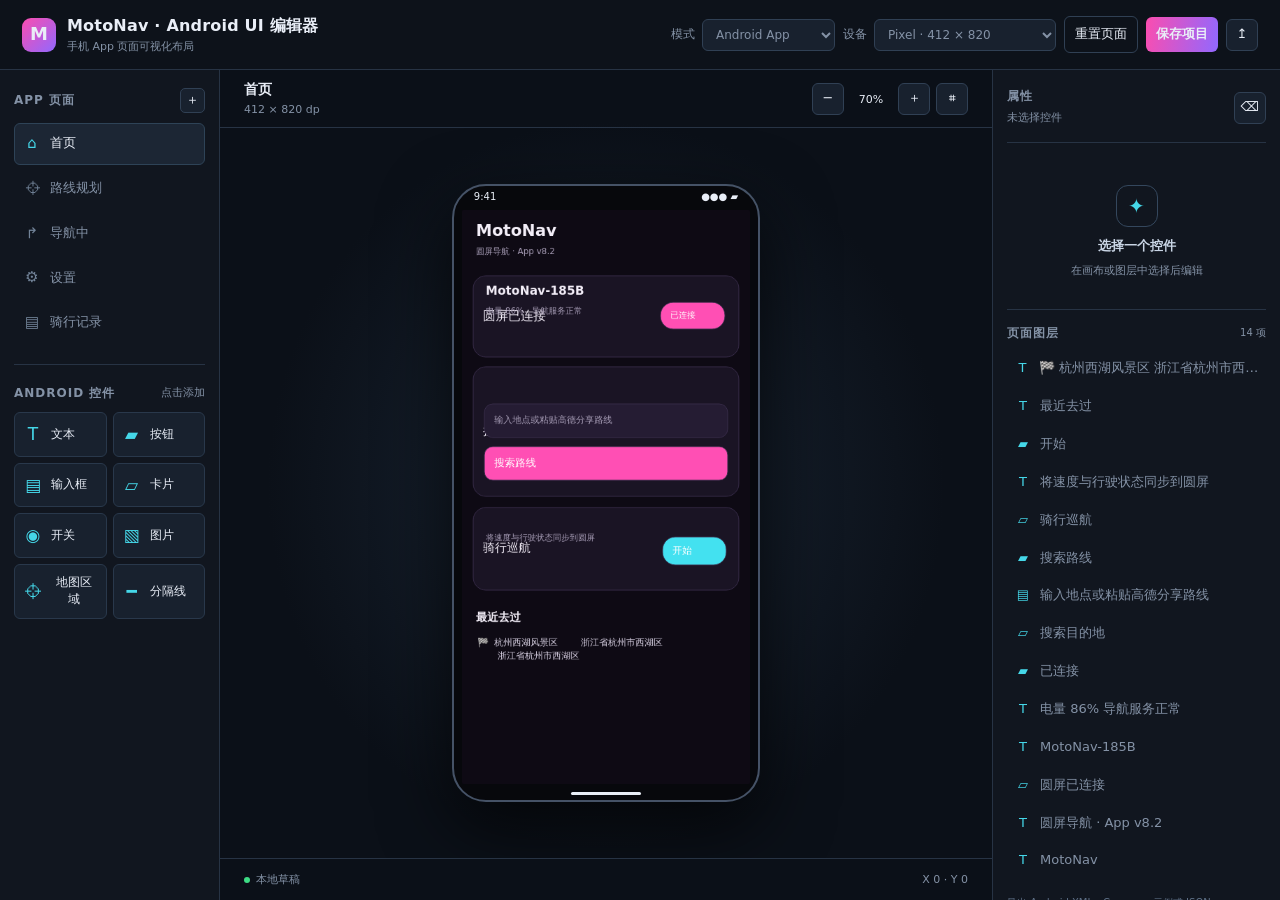
<file: ui-editor/index.html>
<!doctype html>
<html lang="zh-CN"><head><meta charset="utf-8"><meta name="viewport" content="width=device-width,initial-scale=1"><title>MotoNav UI Studio</title><link rel="stylesheet" href="editor.css"></head>
<body>
<header class="topbar"><div class="brand"><div class="brandMark">M</div><div><strong id="brandTitle">MotoNav UI Studio</strong><small id="brandSub">Android 与 ESP32 双模式编辑器</small></div></div><div class="topActions"><label class="selectWrap"><span>模式</span><select id="mode"><option value="android">Android App</option><option value="firmware">ESP32 圆屏</option></select></label><label class="selectWrap"><span id="deviceLabel">设备</span><select id="device"></select></label><button class="ghost" id="resetPage">重置页面</button><button class="primary" id="saveBtn">保存项目</button><button class="iconBtn" id="exportBtn">↥</button></div></header>
<main class="workspace">
<aside class="sidebar leftPanel"><div class="panelTitle"><h2 id="pageHeading">App 页面</h2><button class="tinyBtn" id="addPage">＋</button></div><nav class="pages" id="pages"></nav><div class="divider"></div><div class="panelTitle"><h2 id="controlHeading">Android 控件</h2><span class="muted">点击添加</span></div><div class="toolGrid" id="tools"></div></aside>
<section class="stage"><div class="stageBar"><div><strong id="screenTitle">首页</strong><span id="screenMeta"></span></div><div class="stageTools"><button class="iconBtn" id="zoomOut">−</button><span id="zoomLabel">70%</span><button class="iconBtn" id="zoomIn">＋</button><button class="iconBtn" id="fitBtn">⌗</button></div></div><div class="canvasArea"><div class="phoneFrame" id="deviceFrame"><div class="phoneStatus" id="phoneStatus"><span>9:41</span><span>●●● ▰</span></div><canvas id="canvas"></canvas><div class="phoneNav" id="phoneNav"><i></i></div></div></div><div class="stageFooter"><span><i class="statusDot"></i><span id="statusLabel">本地草稿</span></span><span id="coord">X 0 · Y 0</span></div></section>
<aside class="sidebar rightPanel"><div class="inspectorHead"><div><h2>属性</h2><span id="selectionName">未选择控件</span></div><button class="iconBtn" id="deleteBtn">⌫</button></div><div id="emptyInspector" class="emptyInspector"><div class="emptyIcon">✦</div><strong>选择一个控件</strong><span>在画布或图层中选择后编辑</span></div><form id="form" hidden><div class="layerName"><span id="layerType">文本</span><strong id="layerLabel">控件</strong></div><div class="formSection"><label>位置<div class="two"><input id="fX" type="number"><input id="fY" type="number"></div></label><label>尺寸<div class="two"><input id="fW" type="number"><input id="fH" type="number"></div></label></div><div class="formSection"><label>文字 / 内容<input id="fText"></label><label>颜色<input id="fColor" type="color"></label><label>字号<input id="fSize" type="number"></label><label id="radiusField">圆角<input id="fRadius" type="number"></label><label id="directionField">方向<select id="fDir"><option value="S">S · 直行</option><option value="L">L · 左转</option><option value="R">R · 右转</option><option value="U">U · 掉头</option><option value="A">A · 到达</option></select></label></div><button type="button" class="applyBtn" id="apply">应用更改</button></form><div class="layersHead"><h2>页面图层</h2><span id="layerCount">0 项</span></div><div class="layers" id="layers"></div><div class="exportHint" id="exportHint">导出 Android XML、Compose 示例或 JSON。</div></aside></main>
<dialog id="output"><button class="close iconBtn" id="closeExport">×</button><h2 id="outputTitle">导出布局</h2><div class="dialogTabs" id="exportTabs"></div><textarea id="outText" spellcheck="false"></textarea><button class="primary dialogSave" id="downloadBtn">下载文件</button></dialog><div class="toast" id="toast"></div><script src="android-editor.js"></script><script src="firmware-editor.js"></script>
</body></html>
</file>
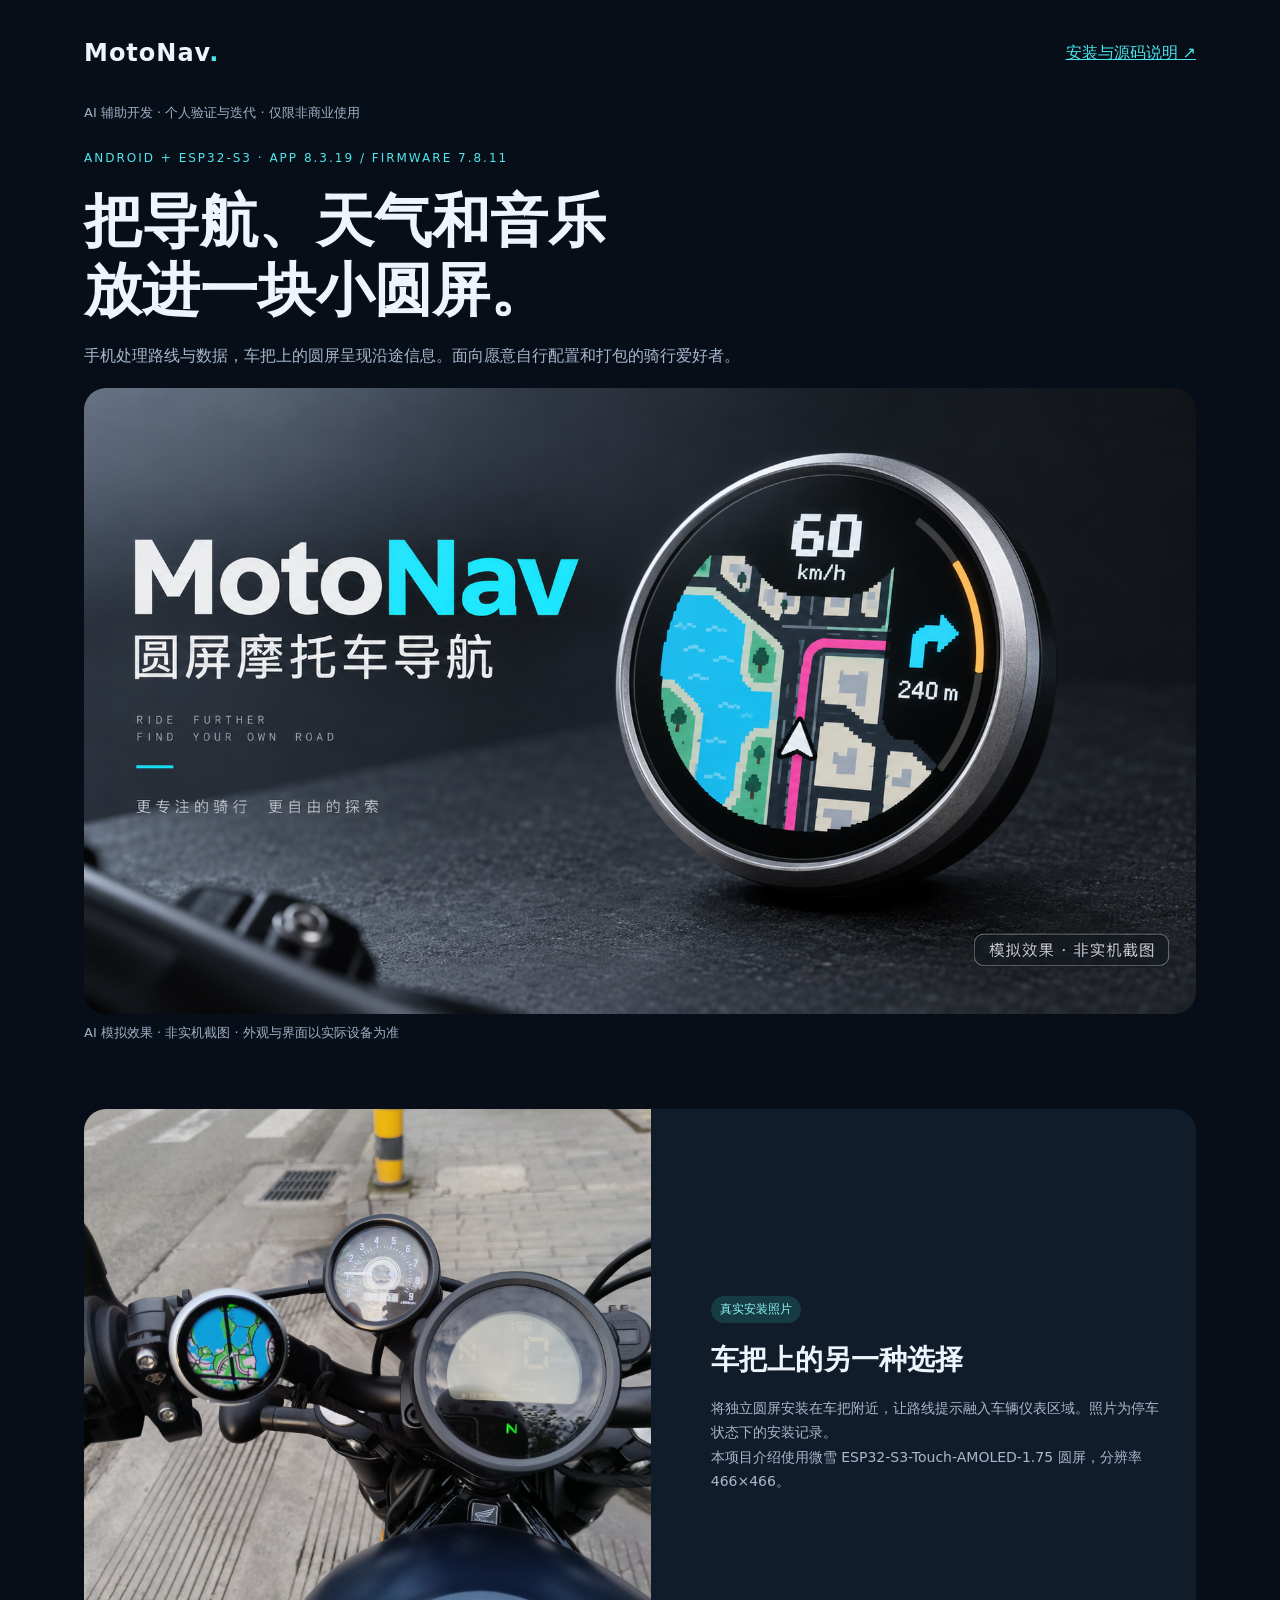
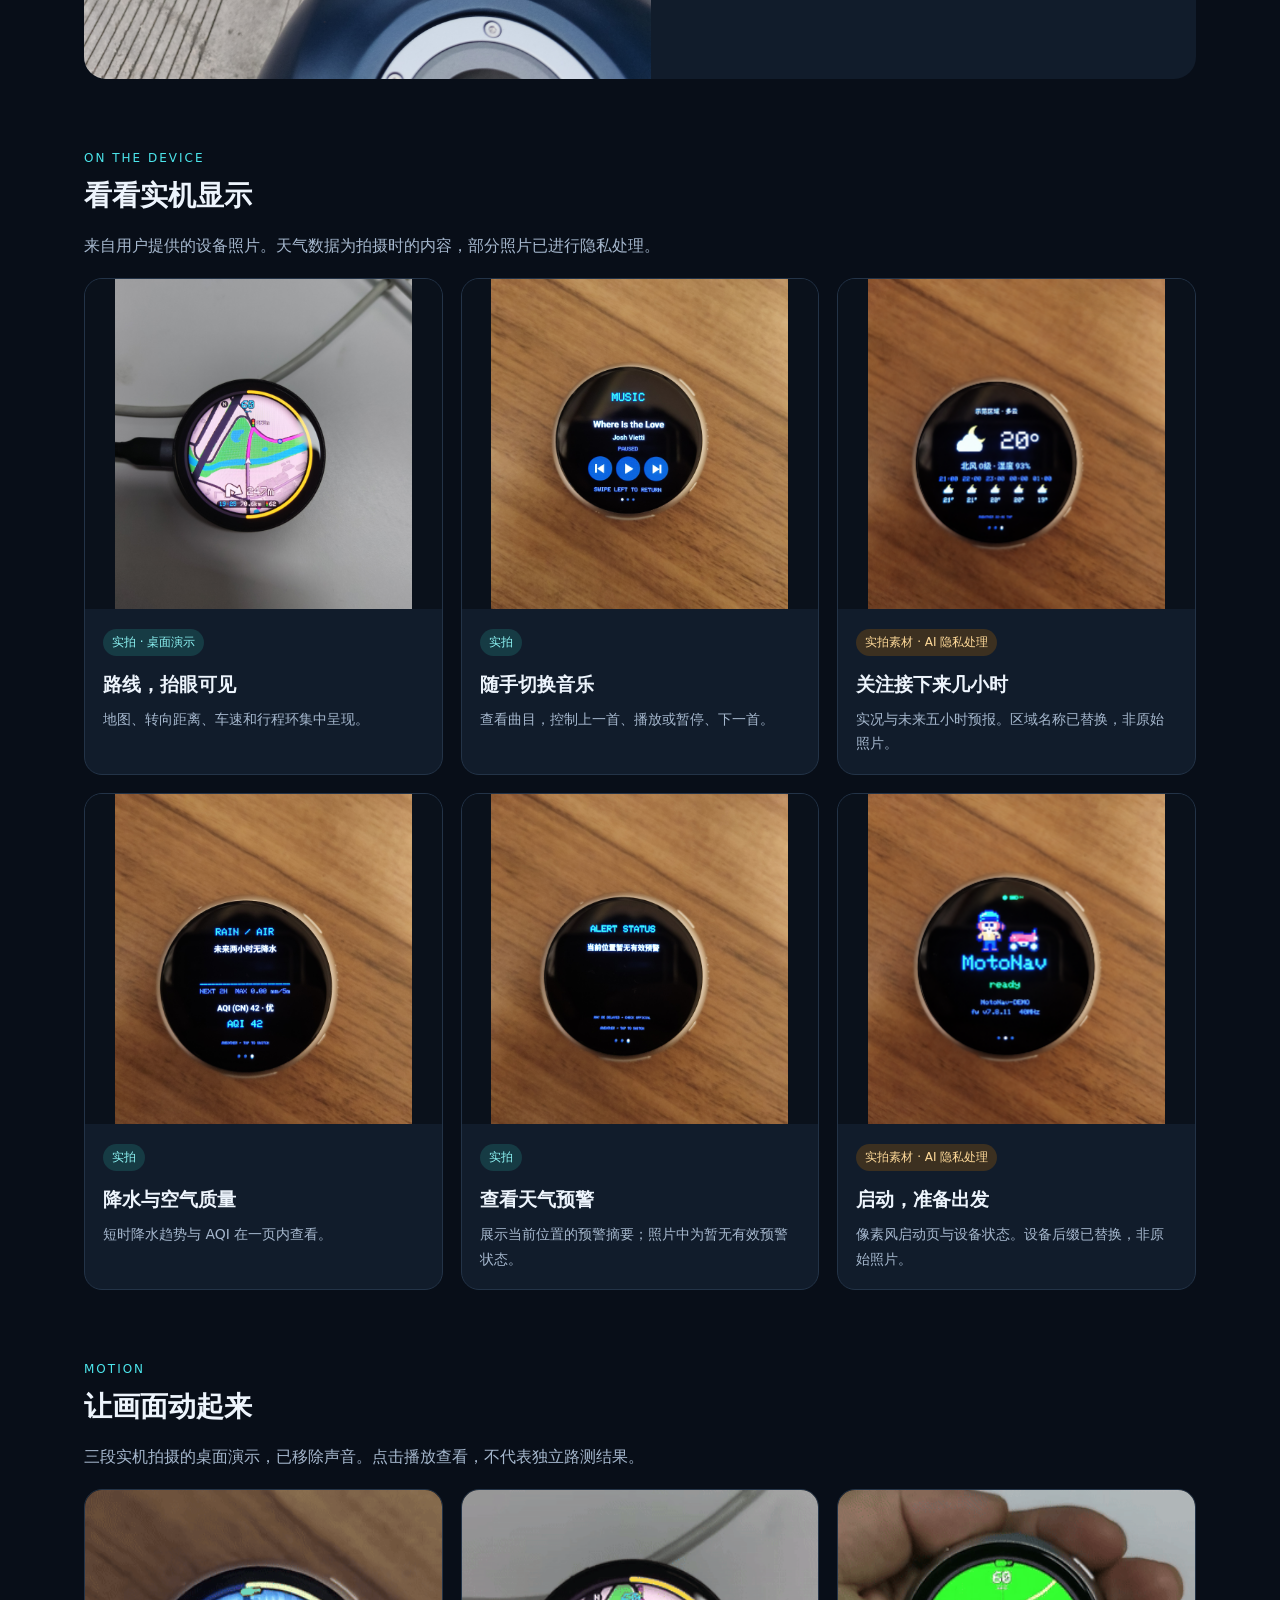
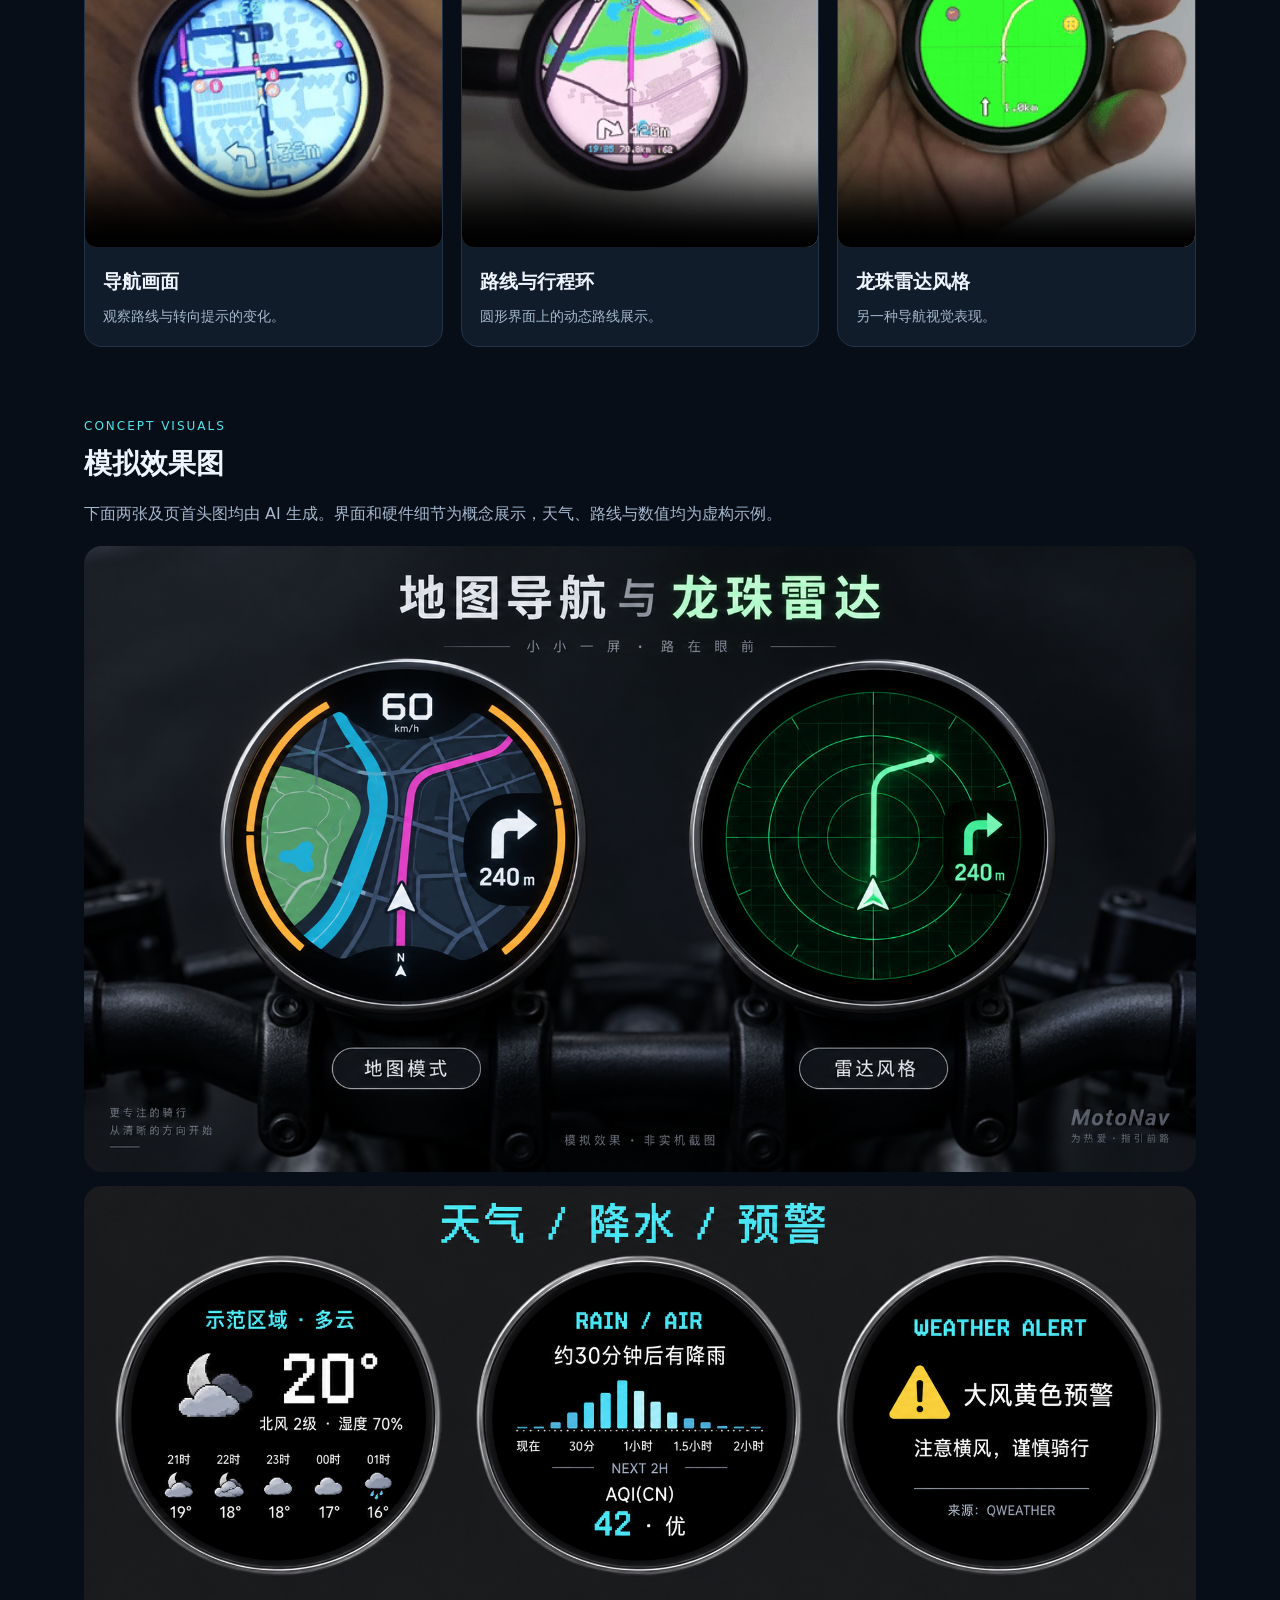
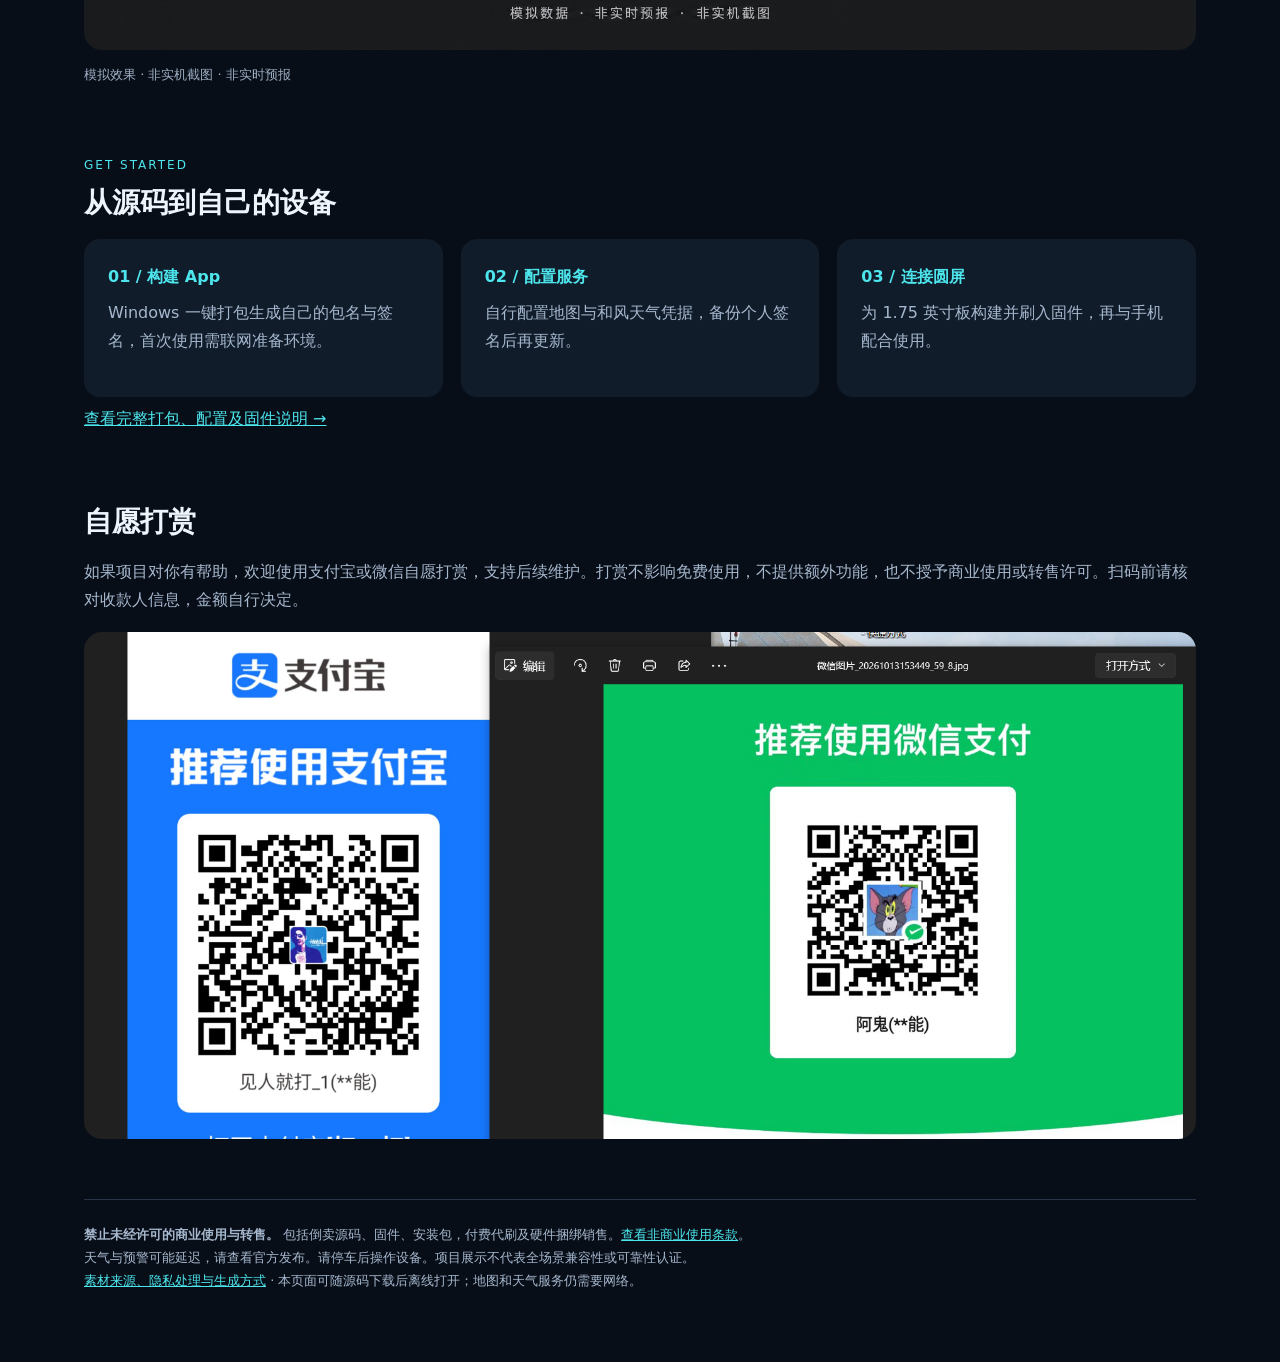
<file: docs/showcase.html>
<!doctype html>
<html lang="zh-CN"><head><meta charset="utf-8"><meta name="viewport" content="width=device-width,initial-scale=1"><title>MotoNav · 圆屏骑行导航</title>
<style>
:root{color-scheme:dark;--bg:#080e18;--card:#111c2b;--text:#edf4fc;--muted:#a6b8ce;--cyan:#4ce6ec}*{box-sizing:border-box}body{margin:0;background:var(--bg);color:var(--text);font:16px/1.75 "Microsoft YaHei",system-ui,sans-serif}main{max-width:1160px;margin:auto;padding:32px 24px 70px}nav{display:flex;justify-content:space-between;align-items:center;margin-bottom:28px}nav b{font-size:24px;letter-spacing:1px}a{color:var(--cyan)}.tag{color:var(--cyan);font-size:12px;letter-spacing:2px;text-transform:uppercase}h1{font-size:clamp(32px,5vw,58px);line-height:1.2;max-width:800px;margin:16px 0}h2{font-size:28px;margin:0 0 12px}p{color:var(--muted);margin:8px 0 18px}.hero{width:100%;border-radius:22px;display:block}.note{font-size:13px;color:#9eafc4}.section{margin-top:64px}.grid{display:grid;grid-template-columns:repeat(3,minmax(0,1fr));gap:18px}.card{background:var(--card);border:1px solid #233347;border-radius:18px;overflow:hidden}.card img{width:100%;height:330px;object-fit:contain;background:#0a111b;display:block}.body{padding:18px}.body h3{margin:0 0 6px;font-size:19px}.body p{font-size:14px;margin:0}.badge{display:inline-block;background:#163b44;color:#8ef5f5;padding:3px 9px;border-radius:20px;font-size:12px;margin-bottom:12px}.edited{background:#3c3020;color:#ffda99}.install{display:grid;grid-template-columns:1.1fr 1fr;align-items:center;gap:30px;background:var(--card);border-radius:22px;overflow:hidden}.install img{width:100%;max-height:570px;object-fit:cover}.install .body{padding:30px}video{width:100%;display:block;background:#000;border-radius:12px}.sim{width:100%;border-radius:18px;margin:14px 0;display:block}.steps{display:grid;grid-template-columns:repeat(3,1fr);gap:18px}.steps div{background:var(--card);padding:24px;border-radius:16px}.steps b{color:var(--cyan)}footer{border-top:1px solid #263348;padding-top:24px;margin-top:60px;color:var(--muted);font-size:13px}@media(max-width:760px){main{padding:20px 16px 45px}.grid,.steps,.install{grid-template-columns:1fr}.card img{height:390px}.section{margin-top:42px}nav{font-size:13px}}
</style></head><body><main>
<nav><b>MotoNav<span style="color:var(--cyan)">.</span></b><a href="../README.md">安装与源码说明 ↗</a></nav>
<p class="note">AI 辅助开发 · 个人验证与迭代 · 仅限非商业使用</p><span class="tag">Android + ESP32-S3 · App 8.3.19 / Firmware 7.8.11</span>
<h1>把导航、天气和音乐<br>放进一块小圆屏。</h1><p>手机处理路线与数据，车把上的圆屏呈现沿途信息。面向愿意自行配置和打包的骑行爱好者。</p>
<img class="hero" src="media/mockups/hero-simulation.png" alt="MotoNav AI 模拟效果"><p class="note">AI 模拟效果 · 非实机截图 · 外观与界面以实际设备为准</p>
<section class="section install"><img src="media/photos/installation.jpg" alt="停车安装实拍"><div class="body"><span class="badge">真实安装照片</span><h2>车把上的另一种选择</h2><p>将独立圆屏安装在车把附近，让路线提示融入车辆仪表区域。照片为停车状态下的安装记录。</p><p>本项目介绍使用微雪 ESP32-S3-Touch-AMOLED-1.75 圆屏，分辨率 466×466。</p></div></section>
<section class="section"><span class="tag">On the device</span><h2>看看实机显示</h2><p>来自用户提供的设备照片。天气数据为拍摄时的内容，部分照片已进行隐私处理。</p><div class="grid">
<article class="card"><img src="media/photos/navigation.jpg" alt="桌面导航"><div class="body"><span class="badge">实拍 · 桌面演示</span><h3>路线，抬眼可见</h3><p>地图、转向距离、车速和行程环集中呈现。</p></div></article>
<article class="card"><img src="media/photos/music.jpg" alt="音乐"><div class="body"><span class="badge">实拍</span><h3>随手切换音乐</h3><p>查看曲目，控制上一首、播放或暂停、下一首。</p></div></article>
<article class="card"><img src="media/photos/weather-privacy-edited.png" alt="天气隐私处理照片"><div class="body"><span class="badge edited">实拍素材 · AI 隐私处理</span><h3>关注接下来几小时</h3><p>实况与未来五小时预报。区域名称已替换，非原始照片。</p></div></article>
<article class="card"><img src="media/photos/rain-air.jpg" alt="降水空气"><div class="body"><span class="badge">实拍</span><h3>降水与空气质量</h3><p>短时降水趋势与 AQI 在一页内查看。</p></div></article>
<article class="card"><img src="media/photos/alerts.jpg" alt="预警状态"><div class="body"><span class="badge">实拍</span><h3>查看天气预警</h3><p>展示当前位置的预警摘要；照片中为暂无有效预警状态。</p></div></article>
<article class="card"><img src="media/photos/ready-privacy-edited.png" alt="开机就绪隐私处理照片"><div class="body"><span class="badge edited">实拍素材 · AI 隐私处理</span><h3>启动，准备出发</h3><p>像素风启动页与设备状态。设备后缀已替换，非原始照片。</p></div></article>
</div></section>
<section class="section"><span class="tag">Motion</span><h2>让画面动起来</h2><p>三段实机拍摄的桌面演示，已移除声音。点击播放查看，不代表独立路测结果。</p><div class="grid">
<article class="card"><video controls muted playsinline preload="metadata" poster="media/videos/navigation-demo.gif" src="media/videos/navigation-demo.mp4"></video><div class="body"><h3>导航画面</h3><p>观察路线与转向提示的变化。</p></div></article>
<article class="card"><video controls muted playsinline preload="metadata" poster="media/videos/route-progress-demo.gif" src="media/videos/route-progress-demo.mp4"></video><div class="body"><h3>路线与行程环</h3><p>圆形界面上的动态路线展示。</p></div></article>
<article class="card"><video controls muted playsinline preload="metadata" poster="media/videos/radar-demo.gif" src="media/videos/radar-demo.mp4"></video><div class="body"><h3>龙珠雷达风格</h3><p>另一种导航视觉表现。</p></div></article>
</div></section>
<section class="section"><span class="tag">Concept visuals</span><h2>模拟效果图</h2><p>下面两张及页首头图均由 AI 生成。界面和硬件细节为概念展示，天气、路线与数值均为虚构示例。</p><img class="sim" src="media/mockups/navigation-simulation.png" alt="导航风格模拟"><img class="sim" src="media/mockups/weather-simulation.png" alt="天气页面模拟"><p class="note">模拟效果 · 非实机截图 · 非实时预报</p></section>
<section class="section"><span class="tag">Get started</span><h2>从源码到自己的设备</h2><div class="steps"><div><b>01 / 构建 App</b><p>Windows 一键打包生成自己的包名与签名，首次使用需联网准备环境。</p></div><div><b>02 / 配置服务</b><p>自行配置地图与和风天气凭据，备份个人签名后再更新。</p></div><div><b>03 / 连接圆屏</b><p>为 1.75 英寸板构建并刷入固件，再与手机配合使用。</p></div></div><p><a href="../README.md">查看完整打包、配置及固件说明 →</a></p></section>
<section class="section"><h2>自愿打赏</h2><p>如果项目对你有帮助，欢迎使用支付宝或微信自愿打赏，支持后续维护。打赏不影响免费使用，不提供额外功能，也不授予商业使用或转售许可。扫码前请核对收款人信息，金额自行决定。</p><img class="sim" src="media/support/donate.png" alt="支付宝与微信自愿打赏收款码"></section><footer><strong>禁止未经许可的商业使用与转售。</strong> 包括倒卖源码、固件、安装包，付费代刷及硬件捆绑销售。<a href="../LICENSE.md">查看非商业使用条款</a>。<br>天气与预警可能延迟，请查看官方发布。请停车后操作设备。项目展示不代表全场景兼容性或可靠性认证。<br><a href="MEDIA.md">素材来源、隐私处理与生成方式</a> · 本页面可随源码下载后离线打开；地图和天气服务仍需要网络。</footer>
</main></body></html>
</file>
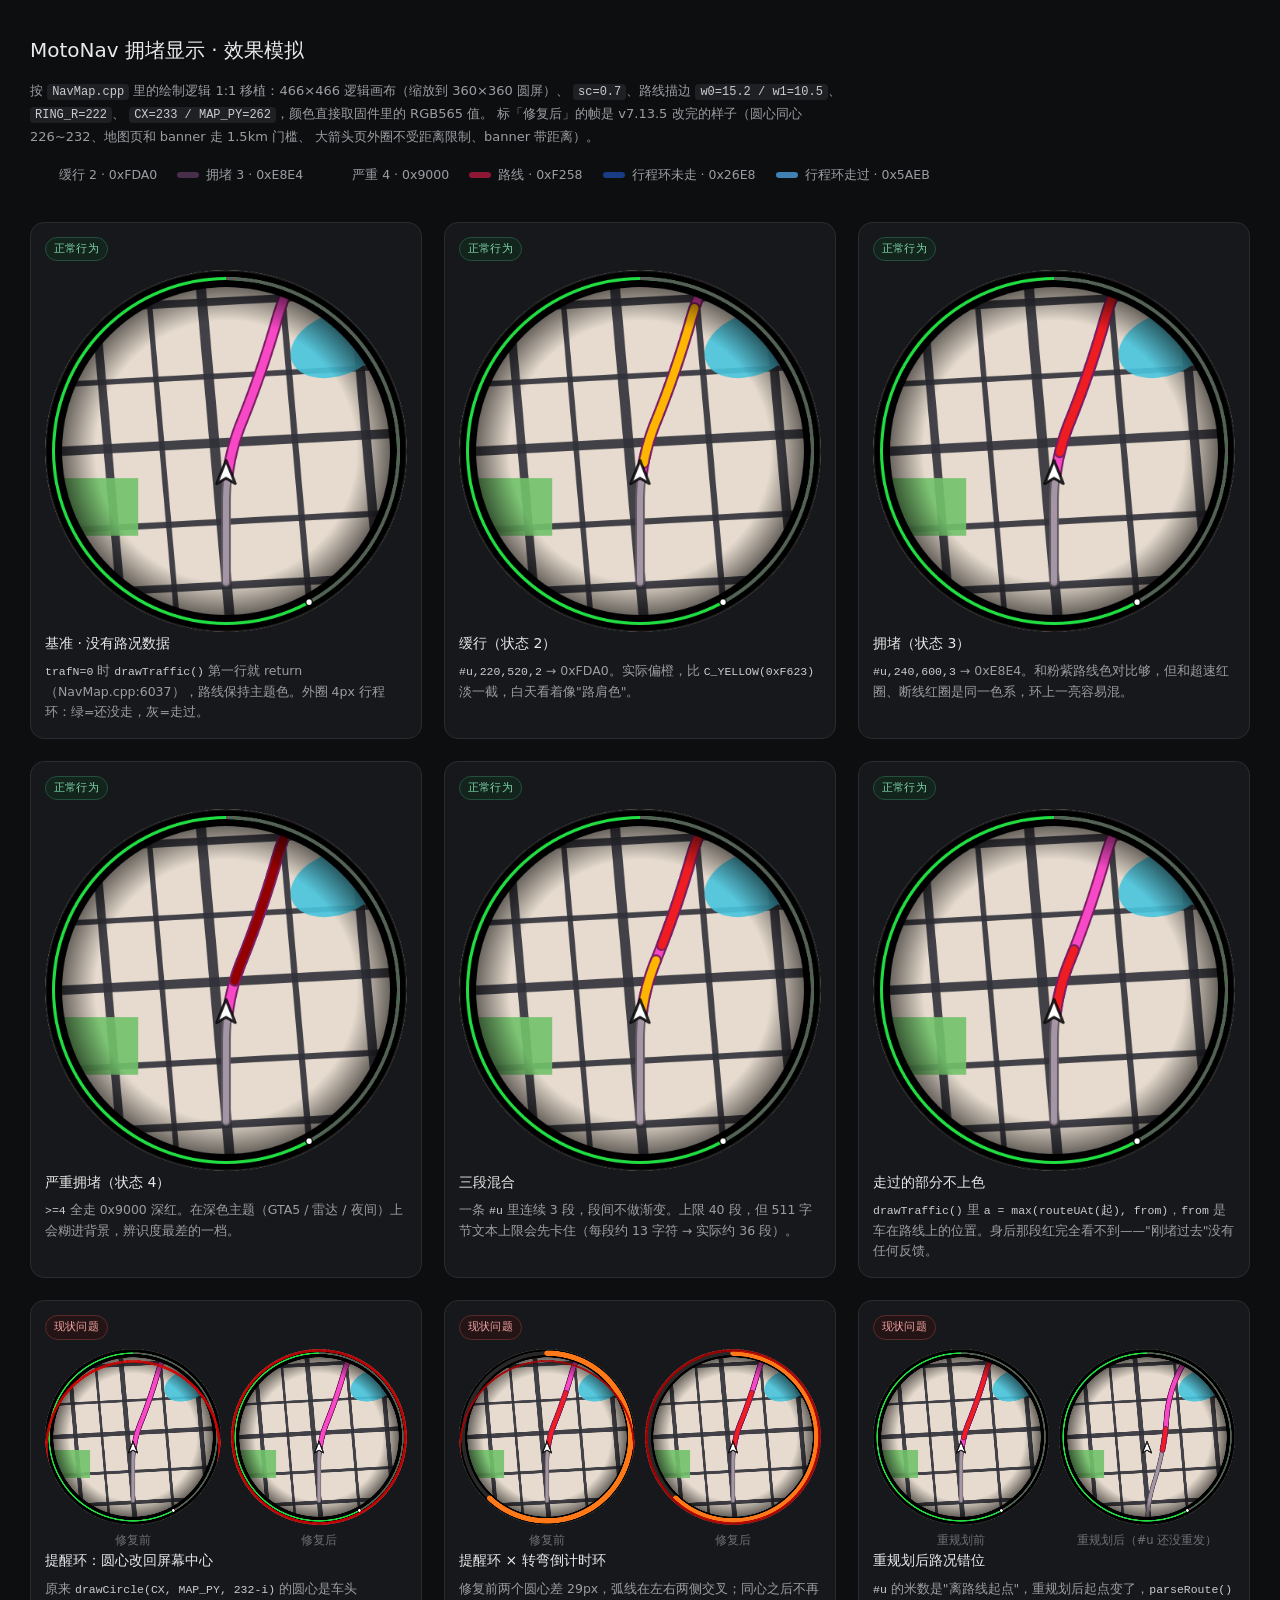
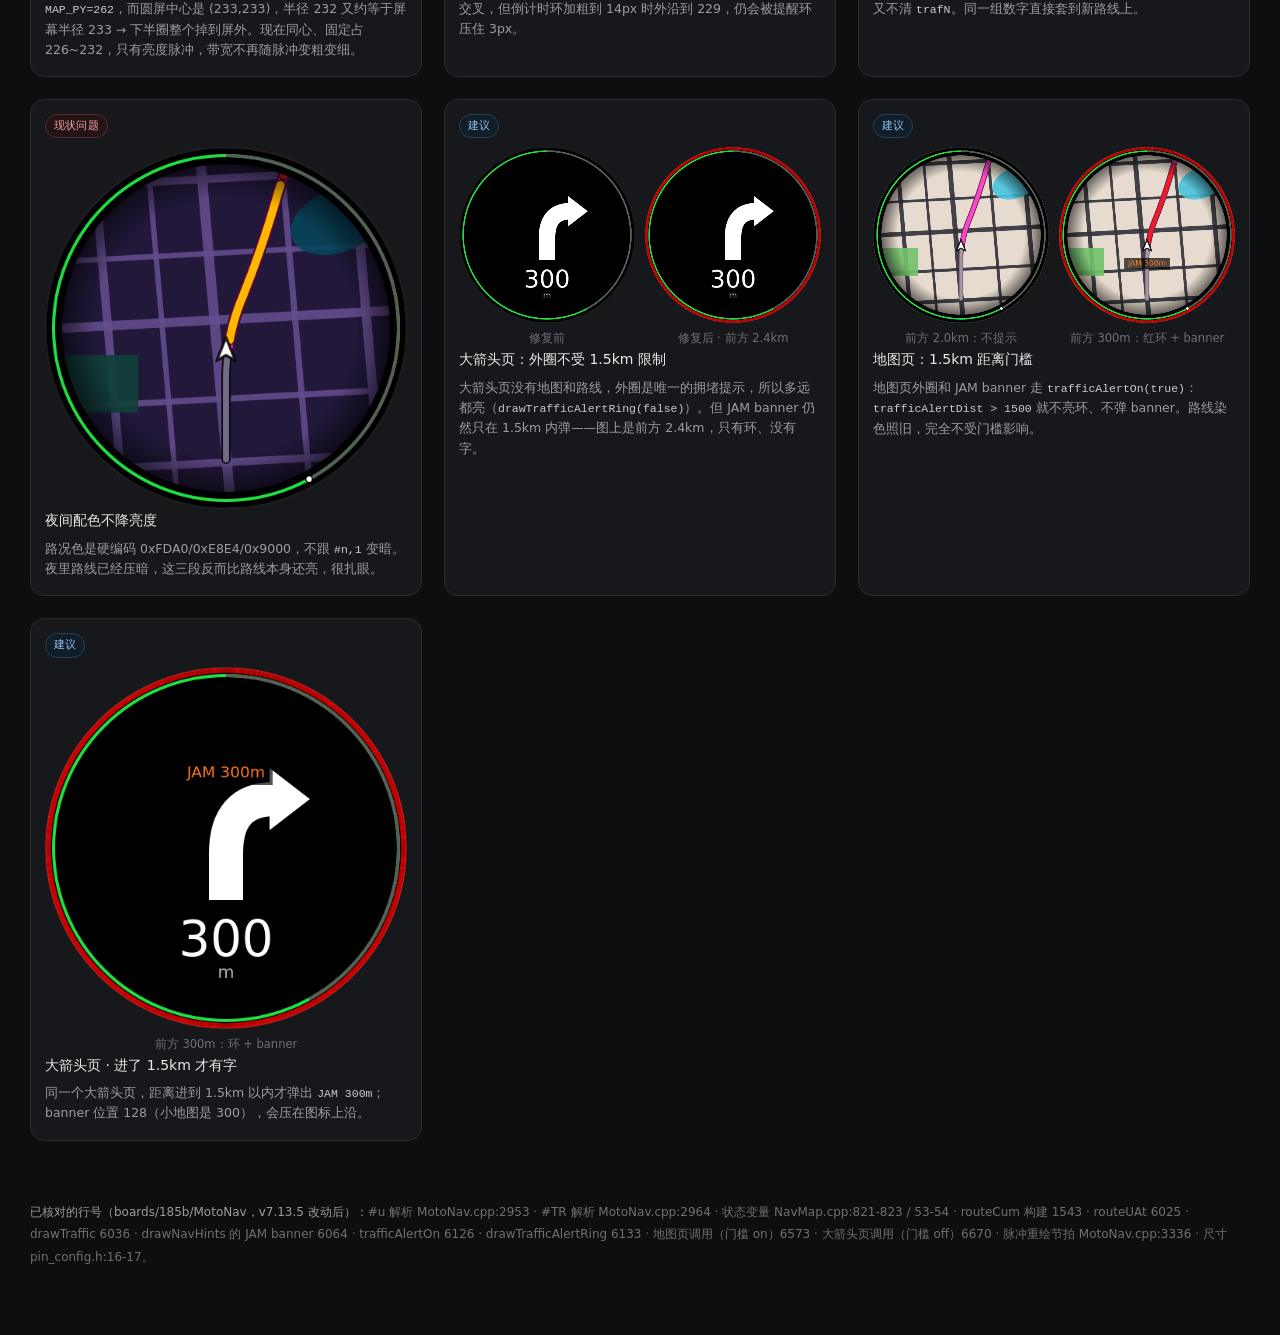
<file: firmware/docs/congestion-sim.html>
<!DOCTYPE html>
<html lang="zh-CN">
<head>
<meta charset="utf-8">
<meta name="viewport" content="width=device-width, initial-scale=1">
<title>MotoNav 拥堵显示 · 效果模拟</title>
<style>
  :root{
    --bg:#0d0e10; --card:#17181b; --line:#2a2c31; --txt:#e8e9ea; --dim:#9a9da2; --dim2:#6d7076;
    --amber:#EF9F27; --red:#E24B4A; --teal:#1D9E75;
  }
  *{box-sizing:border-box}
  body{margin:0;background:var(--bg);color:var(--txt);
       font:400 14px/1.65 system-ui,-apple-system,"Segoe UI","Microsoft YaHei",sans-serif}
  header{padding:34px 30px 10px;max-width:1280px;margin:0 auto}
  h1{font-size:20px;font-weight:500;margin:0 0 8px}
  .sub{color:var(--dim);font-size:13px;max-width:840px}
  .sub code{background:#1e2024;padding:1px 5px;border-radius:4px;font-size:12px;color:#c9ccd1}
  .legend{display:flex;gap:20px;flex-wrap:wrap;margin:18px 0 6px;font-size:12.5px;color:var(--dim)}
  .legend span{display:inline-flex;align-items:center;gap:7px}
  .sw{width:22px;height:6px;border-radius:3px;display:inline-block}
  .grid{max-width:1280px;margin:0 auto;padding:20px 30px 60px;
        display:grid;grid-template-columns:repeat(auto-fill,minmax(310px,1fr));gap:22px}
  .card{background:var(--card);border:1px solid var(--line);border-radius:14px;padding:14px 14px 16px;
        display:flex;flex-direction:column}
  .frames{display:flex;gap:10px}
  .frames.single{justify-content:center}
  .fw{flex:1;min-width:0;display:flex;flex-direction:column;align-items:center;gap:6px}
  .fw canvas{width:100%;height:auto;display:block}
  .flabel{font-size:11.5px;color:var(--dim2)}
  .tag{display:inline-block;font-size:11px;letter-spacing:.02em;padding:2px 8px;border-radius:20px;
       border:1px solid var(--line);color:var(--dim);margin-bottom:9px;align-self:flex-start}
  .tag.ok{color:#7fd6a9;border-color:#22503c;background:#12241c}
  .tag.warn{color:#f0a3a2;border-color:#5a2b2b;background:#251415}
  .tag.fix{color:#8fc0ee;border-color:#26415c;background:#111d29}
  .card h3{font-size:14px;font-weight:500;margin:0 0 6px}
  .card p{font-size:12.5px;color:var(--dim);margin:0;line-height:1.62}
  .card p code{color:#c9ccd1;font-size:11.5px}
  .grid.solo{grid-template-columns:1fr;max-width:560px}
  .grid.solo .card{padding:20px}
  .grid.solo canvas{max-width:520px;margin:0 auto}
  footer{max-width:1280px;margin:0 auto;padding:0 30px 70px;color:var(--dim2);font-size:12px;line-height:1.9}
  footer b{color:var(--dim);font-weight:500}
</style>
</head>
<body>

<header>
  <h1>MotoNav 拥堵显示 · 效果模拟</h1>
  <p class="sub">按 <code>NavMap.cpp</code> 里的绘制逻辑 1:1 移植：466×466 逻辑画布（缩放到 360×360 圆屏）、
  <code>sc=0.7</code>、路线描边 <code>w0=15.2 / w1=10.5</code>、<code>RING_R=222</code>、
  <code>CX=233 / MAP_PY=262</code>，颜色直接取固件里的 RGB565 值。
  标「修复后」的帧是 v7.13.5 改完的样子（圆心同心 226~232、地图页和 banner 走 1.5km 门槛、
  大箭头页外圈不受距离限制、banner 带距离）。</p>
  <div class="legend">
    <span><i class="sw" style="background:#FDA0"></i>缓行 2 · 0xFDA0</span>
    <span><i class="sw" style="background:#E8E4"></i>拥堵 3 · 0xE8E4</span>
    <span><i class="sw" style="background:#9000"></i>严重 4 · 0x9000</span>
    <span><i class="sw" style="background:#F258"></i>路线 · 0xF258</span>
    <span><i class="sw" style="background:#26E8"></i>行程环未走 · 0x26E8</span>
    <span><i class="sw" style="background:#5AEB"></i>行程环走过 · 0x5AEB</span>
  </div>
</header>

<section class="grid" id="gallery"></section>

<footer>
  <b>已核对的行号（boards/185b/MotoNav，v7.13.5 改动后）：</b>#u 解析 MotoNav.cpp:2953 · #TR 解析 MotoNav.cpp:2964 ·
  状态变量 NavMap.cpp:821-823 / 53-54 · routeCum 构建 1543 · routeUAt 6025 · drawTraffic 6036 ·
  drawNavHints 的 JAM banner 6064 · trafficAlertOn 6126 · drawTrafficAlertRing 6133 ·
  地图页调用（门槛 on）6573 · 大箭头页调用（门槛 off）6670 ·
  脉冲重绘节拍 MotoNav.cpp:3336 · 尺寸 pin_config.h:16-17。
</footer>

<script>
(function(){
  'use strict';

  const W = 466, H = 466, CX = 233, MAP_PY = 262, RING_R = 222;
  const SC = 0.7, WK = SC / 0.6;
  const W0 = Math.max(6, 13 * WK);      // 路线外描边
  const W1 = Math.max(4, 9 * WK);       // 路线内芯

  const C_TRACK = 0x2945, C_TRIP_DONE = 0x5AEB, C_TRIP_LEFT = 0x26E8;
  const C_RED = 0xF800, C_YELLOW = 0xF623, C_ORANGE = 0xFBC3;
  const TRAF_SLOW = 0xFDA0, TRAF_JAM = 0xE8E4, TRAF_HEAVY = 0x9000;

  const TH_DAY   = {block:0xE6D9, road:0x3187, park:0x760D, water:0x4E3B,
                    route:0xF258, route2:0x78EC, done:0xA4B4, done2:0x62CC};
  const TH_NIGHT = {block:0x20C7, road:0x6271, park:0x1207, water:0x0A2B,
                    route:0xF258, route2:0x5047, done:0x7370, done2:0x1063};

  function rgb565(v){
    const r = (v >> 11) & 31, g = (v >> 5) & 63, b = v & 31;
    return 'rgb(' + Math.round(r*255/31) + ',' + Math.round(g*255/63) + ',' + Math.round(b*255/31) + ')';
  }
  function blend565(a, b, t){
    t = t > 256 ? 256 : (t < 0 ? 0 : t);
    const ar=(a>>11)&31, ag=(a>>5)&63, ab=a&31;
    const br=(b>>11)&31, bg=(b>>5)&63, bb=b&31;
    const r=(ar*(256-t)+br*t)>>8, g=(ag*(256-t)+bg*t)>>8, bl=(ab*(256-t)+bb*t)>>8;
    return (r<<11)|(g<<5)|bl;
  }

  // ---------- 路线 ----------
  function buildRoute(startY, segs, carMeters){
    const pts = [];
    let x = 0, y = startY, hd = 0;
    pts.push({x:x, y:y});
    for (let s = 0; s < segs.length; s++){
      const len = segs[s][0], dh = segs[s][1];
      const n = Math.max(2, Math.round(len / 5));
      for (let i = 1; i <= n; i++){
        const t = i / n, h = (hd + dh * t) * Math.PI / 180;
        x += Math.sin(h) * len / n;
        y += Math.cos(h) * len / n;
        pts.push({x:x, y:y});
      }
      hd += dh;
    }
    const cum = [0];
    for (let i = 1; i < pts.length; i++){
      const dx = pts[i].x - pts[i-1].x, dy = pts[i].y - pts[i-1].y;
      cum.push(cum[i-1] + Math.hypot(dx, dy));
    }
    return {pts:pts, cum:cum, carU:uAt(cum, carMeters), carM:carMeters};
  }
  function uAt(cum, m){
    const n = cum.length;
    if (m <= 0) return 0;
    if (m >= cum[n-1]) return n - 1;
    let lo = 0, hi = n - 1;
    while (hi - lo > 1){ const mid = (lo + hi) >> 1; if (cum[mid] <= m) lo = mid; else hi = mid; }
    const seg = cum[hi] - cum[lo];
    return lo + (seg > 0 ? (m - cum[lo]) / seg : 0);
  }
  function ptAt(pts, u){
    const n = pts.length;
    if (u <= 0) return pts[0];
    if (u >= n - 1) return pts[n-1];
    const i = Math.floor(u), f = u - i;
    const p = pts[i], q = pts[i+1];
    return {x:p.x + (q.x - p.x) * f, y:p.y + (q.y - p.y) * f};
  }

  const ROUTE_OLD = buildRoute(-200, [[150,0],[150,22],[200,-6],[240,30],[200,0]], 200);
  const ROUTE_NEW = buildRoute(-520, [[220,0],[180,18],[240,-14],[220,26],[180,0]], 520);

  // ---------- 图元 ----------
  function proj(p){ return {x: CX + SC * p.x, y: MAP_PY - SC * p.y}; }

  function strokeRange(ctx, R, u0, u1, width, color){
    const n = R.pts.length;
    u0 = Math.max(0, Math.min(n - 1, u0));
    u1 = Math.max(0, Math.min(n - 1, u1));
    if (u1 - u0 < 0.0005) return;
    ctx.beginPath();
    const s0 = proj(ptAt(R.pts, u0));
    ctx.moveTo(s0.x, s0.y);
    for (let i = Math.floor(u0) + 1; i < Math.ceil(u1); i++){
      if (i <= 0 || i >= n) continue;
      const s = proj(R.pts[i]);
      ctx.lineTo(s.x, s.y);
    }
    const s1 = proj(ptAt(R.pts, u1));
    ctx.lineTo(s1.x, s1.y);
    ctx.lineWidth = width;
    ctx.strokeStyle = color;
    ctx.stroke();
  }

  function bandArc(ctx, r0, r1, a0, a1, color){
    if (a1 - a0 <= 0.0001) return;
    ctx.beginPath();
    ctx.arc(CX, CX, (r0 + r1) / 2, -Math.PI/2 + a0, -Math.PI/2 + a1);
    ctx.lineWidth = r1 - r0;
    ctx.lineCap = 'butt';
    ctx.strokeStyle = color;
    ctx.stroke();
  }

  function drawStreets(ctx, th){
    ctx.save();
    ctx.globalAlpha = 0.9;
    ctx.lineCap = 'round';
    ctx.strokeStyle = rgb565(th.road);
    const vs = [[58,11],[128,7],[196,13],[300,8],[392,12]];
    for (let i = 0; i < vs.length; i++){
      ctx.lineWidth = vs[i][1];
      ctx.beginPath(); ctx.moveTo(vs[i][0], -30); ctx.lineTo(vs[i][0] + 46, H + 30); ctx.stroke();
    }
    const hs = [[54,10],[150,7],[236,12],[338,8],[420,10]];
    for (let i = 0; i < hs.length; i++){
      ctx.lineWidth = hs[i][1];
      ctx.beginPath(); ctx.moveTo(-30, hs[i][0]); ctx.lineTo(W + 30, hs[i][0] - 28); ctx.stroke();
    }
    ctx.fillStyle = rgb565(th.park);
    ctx.fillRect(24, 268, 96, 74);
    ctx.fillStyle = rgb565(th.water);
    ctx.beginPath(); ctx.ellipse(376, 96, 62, 40, -0.35, 0, Math.PI*2); ctx.fill();
    ctx.restore();
  }

  function drawRouteLayer(ctx, R, o, th){
    const split = (o.split == null) ? R.carU : o.split;
    const trail = (o.trail == null) ? 1 : o.trail;
    ctx.lineJoin = 'round'; ctx.lineCap = 'round';

    if (split > 0 && trail === 1){
      strokeRange(ctx, R, 0, split, W0 * 0.8, rgb565(th.done2));
      strokeRange(ctx, R, 0, split, W1 * 0.75, rgb565(th.done));
    }
    const last = R.pts.length - 1;
    strokeRange(ctx, R, split, last, W0, rgb565(th.route2));
    strokeRange(ctx, R, split, last, W1, rgb565(th.route));

    const traf = o.traf || [];
    for (let i = 0; i < traf.length; i++){
      const a = Math.max(uAt(R.cum, traf[i].a), split);
      const b = uAt(R.cum, traf[i].b);
      if (b <= a) continue;
      const s = traf[i].s;
      const col = rgb565(s >= 4 ? TRAF_HEAVY : (s === 3 ? TRAF_JAM : TRAF_SLOW));
      strokeRange(ctx, R, a, b, W0, rgb565(th.route2));
      strokeRange(ctx, R, a, b, W1, col);
    }
  }

  function drawPlayer(ctx){
    const x = CX, y = MAP_PY;
    ctx.beginPath();
    ctx.moveTo(x, y - 17);
    ctx.lineTo(x + 12, y + 13);
    ctx.lineTo(x, y + 6);
    ctx.lineTo(x - 12, y + 13);
    ctx.closePath();
    ctx.fillStyle = '#ffffff';
    ctx.strokeStyle = 'rgba(0,0,0,0.85)';
    ctx.lineWidth = 3.5;
    ctx.fill(); ctx.stroke();
  }

  function drawVignette(ctx){
    const g = ctx.createRadialGradient(CX, CX, 168, CX, CX, 212);
    g.addColorStop(0, 'rgba(0,0,0,0)');
    g.addColorStop(1, 'rgba(0,0,0,0.55)');
    ctx.fillStyle = g;
    ctx.beginPath(); ctx.arc(CX, CX, 212, 0, Math.PI*2); ctx.fill();
  }

  function drawRings(ctx, o){
    if (o.ring && o.ring.track) bandArc(ctx, 217, 227, 0, Math.PI*2, rgb565(C_TRACK));

    if (o.trip != null){
      bandArc(ctx, RING_R - 2, RING_R + 2, 0, Math.PI*2, rgb565(C_TRIP_LEFT));
      if (o.trip > 0.002) bandArc(ctx, RING_R - 2, RING_R + 2, 0, o.trip * Math.PI*2, rgb565(C_TRIP_DONE));
      if (o.trip > 0.002 && o.trip < 0.998){
        const a = o.trip * Math.PI*2;
        const px = CX + RING_R * Math.sin(a), py = CX - RING_R * Math.cos(a);
        ctx.beginPath(); ctx.arc(px, py, 5, 0, Math.PI*2); ctx.fillStyle = '#000'; ctx.fill();
        ctx.beginPath(); ctx.arc(px, py, 3.5, 0, Math.PI*2); ctx.fillStyle = '#fff'; ctx.fill();
      }
    }

    if (o.ring && o.ring.prog > 0){
      const h = o.ring.thick / 2;
      const col = rgb565(o.ring.col);
      bandArc(ctx, RING_R - h, RING_R + h, 0, o.ring.prog * Math.PI*2, col);
      ctx.fillStyle = col;
      const a = o.ring.prog * Math.PI*2;
      ctx.beginPath(); ctx.arc(CX, CX - RING_R, h, 0, Math.PI*2); ctx.fill();
      ctx.beginPath(); ctx.arc(CX + RING_R * Math.sin(a), CX - RING_R * Math.cos(a), h, 0, Math.PI*2); ctx.fill();
    }

    if (o.over) bandArc(ctx, 228, 233, 0, Math.PI*2, rgb565(C_RED));
  }

  // 固件 drawTrafficAlertRing()：修复前圆心 (CX, MAP_PY)、半径 232 起、宽度随脉冲；
  // 修复后同心 (CX, CX)、固定 226~232，只有亮度脉冲
  function drawAlert(ctx, a){
    const phase = (a.phase == null) ? 0.55 : a.phase;
    const pulse = 0.35 + 0.65 * (0.5 + 0.5 * Math.sin(phase * Math.PI * 2));
    const col = rgb565(blend565(C_RED, 0x0000, Math.round((1 - pulse) * 120)));
    if (a.fixed){
      for (let r = 226; r <= 232; r++){
        ctx.beginPath(); ctx.arc(CX, CX, r, 0, Math.PI*2);
        ctx.lineWidth = 1.15; ctx.strokeStyle = col; ctx.stroke();
      }
      return;
    }
    const width = (a.width != null) ? a.width : 3 + Math.floor(pulse * 7);
    for (let i = 0; i < width; i++){
      ctx.beginPath();
      ctx.arc(CX, MAP_PY, 232 - i, 0, Math.PI*2);
      ctx.lineWidth = 1.15;
      ctx.strokeStyle = col;
      ctx.stroke();
    }
  }

  function drawBanner(ctx, text, y){
    const w = text.length * 12 + 24;
    ctx.fillStyle = 'rgba(0,0,0,0.68)';
    ctx.fillRect(CX - w/2, y - 6, w, 30);
    ctx.fillStyle = rgb565(C_ORANGE);
    ctx.font = '500 20px system-ui,-apple-system,"Segoe UI",sans-serif';
    ctx.textAlign = 'center';
    ctx.textBaseline = 'middle';
    ctx.fillText(text, CX, y + 9);
    ctx.textAlign = 'start';
    ctx.textBaseline = 'alphabetic';
  }

  // 大箭头页（关掉小地图后的画面）：只有外圈行程环，没有任何路况信息
  function drawArrowPage(ctx, o){
    ctx.fillStyle = '#000'; ctx.fillRect(0, 0, W, H);
    bandArc(ctx, RING_R - 2, RING_R + 2, 0, Math.PI*2, rgb565(C_TRIP_LEFT));
    const tp = (o.trip == null) ? 0.42 : o.trip;
    if (tp > 0.002) bandArc(ctx, RING_R - 2, RING_R + 2, 0, tp * Math.PI*2, rgb565(C_TRIP_DONE));
    const x = CX, y0 = 300, y1 = 150;
    ctx.lineCap = 'butt';
    ctx.strokeStyle = '#fff';
    ctx.lineWidth = 44;
    ctx.beginPath(); ctx.moveTo(x, y0); ctx.lineTo(x, y0 - 60); ctx.stroke();
    ctx.beginPath(); ctx.moveTo(x, y0 - 60); ctx.quadraticCurveTo(x, y1 + 20, x + 62, y1 + 20); ctx.stroke();
    ctx.beginPath();
    ctx.moveTo(x + 62 + 46, y1 + 20);
    ctx.lineTo(x + 62 - 6, y1 + 20 - 40);
    ctx.lineTo(x + 62 - 6, y1 + 20 + 40);
    ctx.closePath(); ctx.fillStyle = '#fff'; ctx.fill();
    ctx.fillStyle = '#fff';
    ctx.font = '500 64px system-ui,sans-serif';
    ctx.textAlign = 'center';
    ctx.fillText('300', CX, 372);
    ctx.font = '400 22px system-ui,sans-serif';
    ctx.fillStyle = 'rgba(255,255,255,0.7)';
    ctx.fillText('m', CX, 400);
    ctx.textAlign = 'start';
  }

  function drawFrame(cv, o){
    const ctx = cv.getContext('2d');
    ctx.setTransform(1,0,0,1,0,0);
    ctx.globalCompositeOperation = 'source-over';
    ctx.clearRect(0, 0, W, H);

    if (o.page === 'arrow'){
      ctx.save();
      ctx.beginPath(); ctx.arc(CX, CX, 233, 0, Math.PI*2); ctx.clip();
      drawArrowPage(ctx, o);
      if (o.alert) drawAlert(ctx, o.alert);
      if (o.banner) drawBanner(ctx, o.banner, o.bannerY == null ? 128 : o.bannerY);
      ctx.restore();
    } else {
      const th = o.night ? TH_NIGHT : TH_DAY;
      const R = (o.route === 'new') ? ROUTE_NEW : ROUTE_OLD;
      ctx.save();
      ctx.beginPath(); ctx.arc(CX, CX, 233, 0, Math.PI*2); ctx.clip();
      ctx.fillStyle = rgb565(th.block);
      ctx.fillRect(0, 0, W, H);
      drawStreets(ctx, th);
      drawRouteLayer(ctx, R, o, th);
      drawPlayer(ctx);
      drawVignette(ctx);
      ctx.beginPath(); ctx.arc(CX, CX, 222, 0, Math.PI*2);
      ctx.lineWidth = 22; ctx.strokeStyle = '#000'; ctx.stroke();
      drawRings(ctx, o);
      if (o.alert) drawAlert(ctx, o.alert);
      if (o.banner) drawBanner(ctx, o.banner, o.bannerY == null ? 300 : o.bannerY);
      ctx.restore();
    }

    // 圆屏遮罩
    ctx.globalCompositeOperation = 'destination-in';
    ctx.beginPath(); ctx.arc(CX, CX, 233, 0, Math.PI*2); ctx.fill();
    ctx.globalCompositeOperation = 'source-over';
    ctx.beginPath(); ctx.arc(CX, CX, 232, 0, Math.PI*2);
    ctx.lineWidth = 2; ctx.strokeStyle = 'rgba(255,255,255,0.10)'; ctx.stroke();
  }

  const SCEN = [
    { tag:'ok', title:'基准 · 没有路况数据', note:'<code>trafN=0</code> 时 <code>drawTraffic()</code> 第一行就 return（NavMap.cpp:6037），路线保持主题色。外圈 4px 行程环：绿=还没走，灰=走过。',
      frames:[{opts:{traf:[], trip:0.42}}] },

    { tag:'ok', title:'缓行（状态 2）', note:'<code>#u,220,520,2</code> → 0xFDA0。实际偏橙，比 <code>C_YELLOW(0xF623)</code> 淡一截，白天看着像"路肩色"。',
      frames:[{opts:{traf:[{a:220,b:520,s:2}], trip:0.42}}] },

    { tag:'ok', title:'拥堵（状态 3）', note:'<code>#u,240,600,3</code> → 0xE8E4。和粉紫路线色对比够，但和超速红圈、断线红圈是同一色系，环上一亮容易混。',
      frames:[{opts:{traf:[{a:240,b:600,s:3}], trip:0.42}}] },

    { tag:'ok', title:'严重拥堵（状态 4）', note:'<code>&gt;=4</code> 全走 0x9000 深红。在深色主题（GTA5 / 雷达 / 夜间）上会糊进背景，辨识度最差的一档。',
      frames:[{opts:{traf:[{a:260,b:640,s:4}], trip:0.42}}] },

    { tag:'ok', title:'三段混合', note:'一条 <code>#u</code> 里连续 3 段，段间不做渐变。上限 40 段，但 511 字节文本上限会先卡住（每段约 13 字符 → 实际约 36 段）。',
      frames:[{opts:{traf:[{a:150,b:300,s:2},{a:330,b:560,s:3},{a:580,b:760,s:4}], trip:0.42}}] },

    { tag:'ok', title:'走过的部分不上色', note:'<code>drawTraffic()</code> 里 <code>a = max(routeUAt(起), from)</code>，<code>from</code> 是车在路线上的位置。身后那段红完全看不到——"刚堵过去"没有任何反馈。',
      frames:[{opts:{traf:[{a:80,b:320,s:3}], trip:0.42}}] },

    { tag:'warn', title:'提醒环：圆心改回屏幕中心', note:'原来 <code>drawCircle(CX, MAP_PY, 232-i)</code> 的圆心是车头 <code>MAP_PY=262</code>，而圆屏中心是 (233,233)，半径 232 又约等于屏幕半径 233 → 下半圈整个掉到屏外。现在同心、固定占 226~232，只有亮度脉冲，带宽不再随脉冲变粗变细。',
      frames:[{label:'修复前', opts:{traf:[], trip:0.42, alert:{phase:0.5}}},
              {label:'修复后', opts:{traf:[], trip:0.42, alert:{phase:0.5, fixed:true}}}] },

    { tag:'warn', title:'提醒环 × 转弯倒计时环', note:'修复前两个圆心差 29px，弧线在左右两侧交叉；同心之后不再交叉，但倒计时环加粗到 14px 时外沿到 229，仍会被提醒环压住 3px。',
      frames:[{label:'修复前', opts:{traf:[{a:200,b:420,s:3}], trip:null,
                    ring:{prog:0.62, thick:14, track:true, col:C_ORANGE},
                    alert:{phase:0.72}}},
              {label:'修复后', opts:{traf:[{a:200,b:420,s:3}], trip:null,
                    ring:{prog:0.62, thick:14, track:true, col:C_ORANGE},
                    alert:{phase:0.72, fixed:true}}}] },

    { tag:'warn', title:'重规划后路况错位', note:'<code>#u</code> 的米数是"离路线起点"，重规划后起点变了，<code>parseRoute()</code> 又不清 <code>trafN</code>。同一组数字直接套到新路线上。',
      frames:[{label:'重规划前', opts:{traf:[{a:240,b:600,s:3}], trip:0.42, route:'old'}},
              {label:'重规划后（#u 还没重发）', opts:{traf:[{a:240,b:600,s:3}], trip:0.42, route:'new'}}] },

    { tag:'warn', title:'夜间配色不降亮度', note:'路况色是硬编码 0xFDA0/0xE8E4/0x9000，不跟 <code>#n,1</code> 变暗。夜里路线已经压暗，这三段反而比路线本身还亮，很扎眼。',
      frames:[{opts:{traf:[{a:220,b:520,s:2},{a:540,b:700,s:3}], trip:0.42, night:true}}] },

    { tag:'fix', title:'大箭头页：外圈不受 1.5km 限制', note:'大箭头页没有地图和路线，外圈是唯一的拥堵提示，所以多远都亮（<code>drawTrafficAlertRing(false)</code>）。但 JAM banner 仍然只在 1.5km 内弹——图上是前方 2.4km，只有环、没有字。',
      frames:[{label:'修复前', opts:{page:'arrow'}},
              {label:'修复后 · 前方 2.4km', opts:{page:'arrow', alert:{phase:0.5, fixed:true}}}] },

    { tag:'fix', title:'地图页：1.5km 距离门槛', note:'地图页外圈和 JAM banner 走 <code>trafficAlertOn(true)</code>：<code>trafficAlertDist &gt; 1500</code> 就不亮环、不弹 banner。路线染色照旧，完全不受门槛影响。',
      frames:[{label:'前方 2.0km：不提示', opts:{traf:[{a:1900,b:2200,s:3}], trip:0.42}},
              {label:'前方 300m：红环 + banner', opts:{traf:[{a:200,b:520,s:3}], trip:0.42,
                    alert:{phase:0.5, fixed:true}, banner:'JAM 300m'}}] },

    { tag:'fix', title:'大箭头页 · 进了 1.5km 才有字', note:'同一个大箭头页，距离进到 1.5km 以内才弹出 <code>JAM 300m</code>；banner 位置 128（小地图是 300），会压在图标上沿。',
      frames:[{label:'前方 300m：环 + banner', opts:{page:'arrow', alert:{phase:0.5, fixed:true},
                    banner:'JAM 300m', bannerY:128}}] }
  ];

  function buildGallery(){
    const host = document.getElementById('gallery');
    let list = SCEN;
    const q = (typeof location !== 'undefined') ? location.search.match(/[?&]only=(\d+)/) : null;
    if (q){
      list = [SCEN[parseInt(q[1], 10)]];
      host.className = 'grid solo';
    }
    for (let i = 0; i < list.length; i++){
      const s = list[i];
      const card = document.createElement('article');
      card.className = 'card';

      const tag = document.createElement('span');
      tag.className = 'tag ' + s.tag;
      tag.textContent = s.tag === 'warn' ? '现状问题' : (s.tag === 'fix' ? '建议' : '正常行为');
      card.appendChild(tag);

      const frames = document.createElement('div');
      frames.className = 'frames' + (s.frames.length === 1 ? ' single' : '');

      for (let f = 0; f < s.frames.length; f++){
        const fr = s.frames[f];
        const wrap = document.createElement('div');
        wrap.className = 'fw';
        const cv = document.createElement('canvas');
        cv.width = W; cv.height = H;
        wrap.appendChild(cv);
        if (fr.label){
          const lb = document.createElement('div');
          lb.className = 'flabel';
          lb.textContent = fr.label;
          wrap.appendChild(lb);
        }
        frames.appendChild(wrap);
        drawFrame(cv, fr.opts);
      }
      card.appendChild(frames);

      const h3 = document.createElement('h3');
      h3.textContent = s.title;
      card.appendChild(h3);

      const p = document.createElement('p');
      p.innerHTML = s.note;
      card.appendChild(p);

      host.appendChild(card);
    }
  }


  if (typeof document !== 'undefined') buildGallery();
  if (typeof module !== 'undefined' && module.exports){
    module.exports = {drawFrame:drawFrame, SCEN:SCEN, W:W, H:H};
  }
})();
</script>
</body>
</html>
</file>
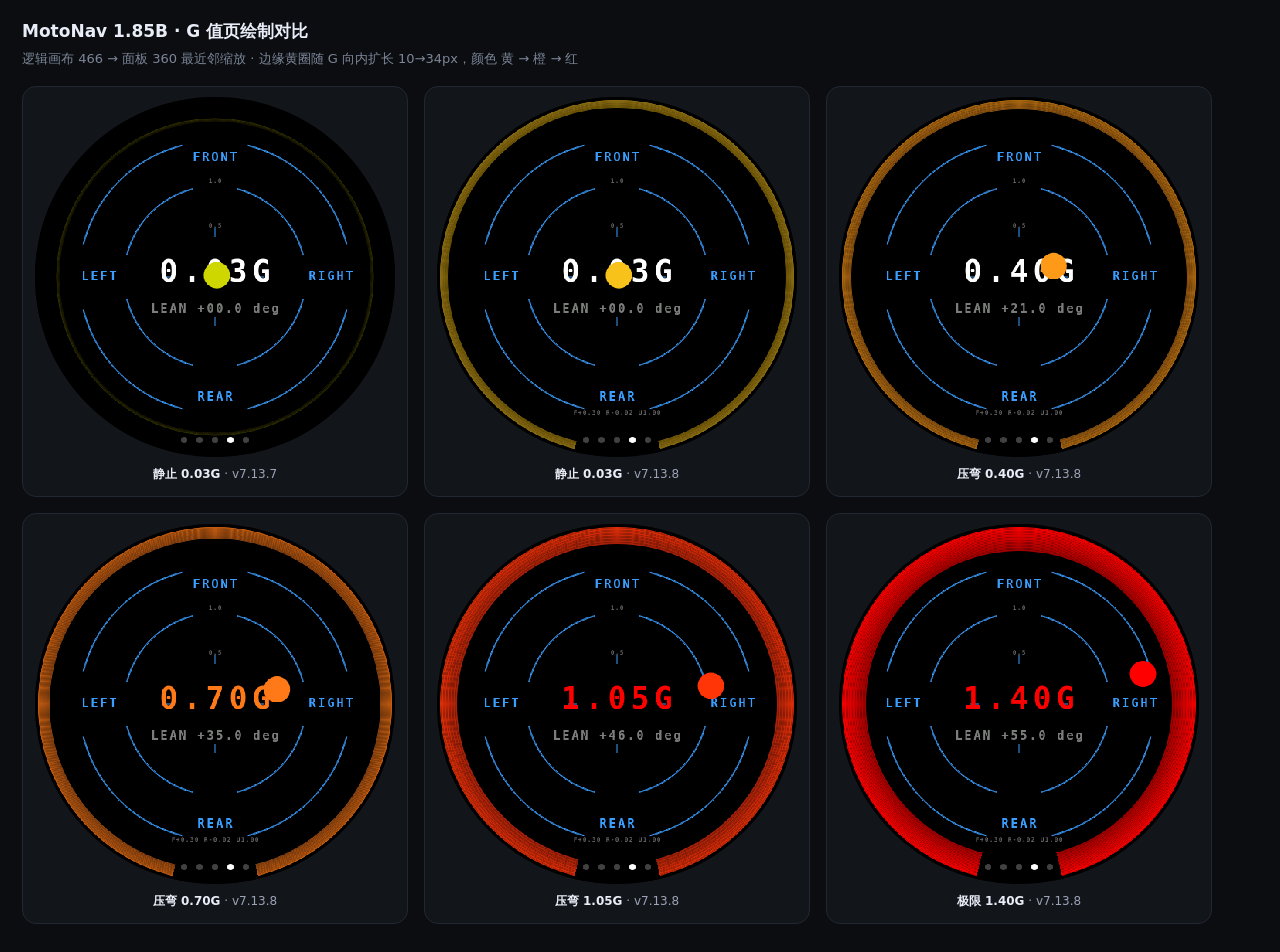
<file: firmware/docs/gpage-preview.html>
<!DOCTYPE html>
<html lang="zh-CN">
<head>
<meta charset="utf-8">
<title>MotoNav G 值页 · 绘制对比</title>
<style>
  :root { color-scheme: dark; }
  body { margin: 0; background: #0b0d10; color: #cfd6e4;
         font: 13px/1.6 "Segoe UI", system-ui, sans-serif; padding: 18px 22px 28px; }
  h1 { font-size: 17px; font-weight: 600; margin: 0 0 4px; color: #e8edf7; }
  .sub { color: #7c8698; margin-bottom: 16px; }
  .row { display: flex; gap: 16px; flex-wrap: wrap; align-items: flex-start; }
  .card { background: #12151a; border: 1px solid #222833; border-radius: 14px; padding: 10px 12px 12px; flex: 0 0 auto; }
  .cap { font-size: 12px; color: #9aa4b6; margin: 8px 2px 0; text-align: center; }
  .cap b { color: #e8edf7; font-weight: 600; }
  canvas { display: block; background: #000; border-radius: 50%; }
</style>
</head>
<body>
<h1>MotoNav 1.85B · G 值页绘制对比</h1>
<div class="sub">逻辑画布 466 → 面板 360 最近邻缩放 · 边缘黄圈随 G 向内扩长 10→34px，颜色 黄 → 橙 → 红</div>
<div class="row" id="row"></div>
<script>
const CX = 233, CYC = 233;
const BLACK = 0x0000, WHITE = 0xFFFF, GREY = 0x7BEF, ORANGE = 0xFBC3, RED = 0xF800;
const YELLOW = 0xF623;     // C_YELLOW
const CHART = 0xCEA0;      // v7.13.7 及以前的黄绿
const GBLUE = 0x3CFF;
const DIMTXT = 0x630C;

function u565(c) {
  const r = (c >> 11) & 31, g = (c >> 5) & 63, b = c & 31;
  return [Math.round(r * 255 / 31), Math.round(g * 255 / 63), Math.round(b * 255 / 31)];
}
function to565(r, g, b) {
  return ((Math.round(r * 31 / 255) << 11) | (Math.round(g * 63 / 255) << 5) | Math.round(b * 31 / 255));
}
function blend(a, b, t) {              // 与固件 blend565(a,b,t) 一致
  t = Math.max(0, Math.min(255, t | 0));
  const A = u565(a), B = u565(b);
  return to565(A[0] + (B[0] - A[0]) * t / 255, A[1] + (B[1] - A[1]) * t / 255, A[2] + (B[2] - A[2]) * t / 255);
}
function css(c) { const p = u565(c); return `rgb(${p[0]},${p[1]},${p[2]})`; }

function makeCanvas(w, h) { const cv = document.createElement('canvas'); cv.width = w; cv.height = h; return cv; }
function newCtx(logical = 466) {
  const cv = makeCanvas(logical, logical);
  const g = cv.getContext('2d');
  g.fillStyle = '#000'; g.fillRect(0, 0, logical, logical);
  return { cv, g, s: logical / 466 };
}
function circle(g, x, y, r, col) {
  g.beginPath(); g.arc(x * g.__s, y * g.__s, Math.max(0.4, r * g.__s), 0, Math.PI * 2);
  g.fillStyle = css(col); g.fill();
}
function disc(g, x, y, r, col) { circle(g, x, y, r, col); }
function ring(g, x, y, r, col) {          // 与固件 drawCircle 一致：1px 描边圆
  g.beginPath(); g.arc(x * g.__s, y * g.__s, Math.max(0.4, r * g.__s), 0, Math.PI * 2);
  g.strokeStyle = css(col); g.lineWidth = Math.max(0.7, 1 * g.__s); g.stroke();
}
function line(g, x0, y0, x1, y1, col, w = 1) {
  g.beginPath(); g.moveTo(x0 * g.__s, y0 * g.__s); g.lineTo(x1 * g.__s, y1 * g.__s);
  g.strokeStyle = css(col); g.lineWidth = Math.max(0.6, w * g.__s); g.stroke();
}
// v7.14.2 与固件 ringBand() 等价：薄圆环用面积填充（even-odd），不再逐圈描边。
// 逐圈 drawCircle 在 45° 方向天然留棋盘格针孔，环里 12%~15% 的像素是纯黑 —— 就是"黑色空隙"。
function bandRing(g, x, y, rOut, rIn, col) {
  const s = g.__s;
  if (rIn < 0) rIn = 0;
  if (rIn >= rOut) return;
  g.beginPath();
  g.arc(x * s, y * s, rOut * s, 0, Math.PI * 2, false);
  if (rIn > 0) {
    g.moveTo((x + rIn) * s, y * s);                       // 断开子路径，避免径向连线留毛刺
    g.arc(x * s, y * s, rIn * s, 0, Math.PI * 2, true);
  }
  g.fillStyle = css(col);
  g.fill(rIn > 0 ? 'evenodd' : 'nonzero');
}
// 固件 printCentered：每个字符 6*size 宽，8*size 高，y 是文字顶
function text(g, str, cx, y, size, col) {
  const cw = 6 * size, h = 8 * size;
  g.save();
  g.font = `600 ${h * 0.98 * g.__s}px "Consolas", monospace`;
  g.textAlign = 'center'; g.textBaseline = 'top';
  g.fillStyle = css(col);
  for (let i = 0; i < str.length; i++) g.fillText(str[i], (cx - str.length * cw / 2 + cw * (i + 0.5)) * g.__s, y * g.__s);
  g.restore();
}
// 与固件 imuArcSeg 一致：a0 → a1，step 度一段，末段收到 a1
function arcSeg(g, cx, cy, r, a0, a1, col, step = 3) {
  const D = Math.PI / 180;
  g.beginPath();
  for (let a = a0; a < a1 - 0.01; a += step) {
    const na = Math.min(a + step, a1);
    g.moveTo((cx + Math.cos(a * D) * r) * g.__s, (cy + Math.sin(a * D) * r) * g.__s);
    g.lineTo((cx + Math.cos(na * D) * r) * g.__s, (cy + Math.sin(na * D) * r) * g.__s);
  }
  g.strokeStyle = css(col); g.lineWidth = Math.max(0.8, 1 * g.__s); g.stroke();
}

// ---------- v7.13.7 及以前 ----------
function drawOld(g, st) {
  g.__s = 1;
  const cyG = 233, mag = st.mag, sLat = st.sLat, sLon = st.sLon;
  for (let k = 0; k < 2; k++) for (let s = 0; s < 4; s++) {
    arcSeg(g, CX, cyG, k ? 176 : 118, 14 + s * 90, 76 + s * 90, GBLUE);
    arcSeg(g, CX, cyG, (k ? 176 : 118) - 1, 14 + s * 90, 76 + s * 90, GBLUE);
  }
  for (let s = 0; s < 4; s++) {
    const a = s * 90 * Math.PI / 180;
    line(g, CX + Math.cos(a) * 52, cyG + Math.sin(a) * 52, CX + Math.cos(a) * 64, cyG + Math.sin(a) * 64, GBLUE);
  }
  const glowT = Math.max(4, Math.min(10, 4 + Math.floor(mag * 4)));
  const glowC = Math.max(60, Math.min(255, 60 + Math.floor(mag * 150)));
  for (let i = 0; i < glowT; i++)
    ring(g, CX, cyG, 205 - i, blend(BLACK, CHART, Math.max(30, glowC - i * 14)));
  text(g, 'FRONT', CX, cyG - 162, 2, GBLUE);
  text(g, 'REAR', CX, cyG + 148, 2, GBLUE);
  text(g, 'LEFT', CX - 150, cyG - 8, 2, GBLUE);
  text(g, 'RIGHT', CX + 150, cyG - 8, 2, GBLUE);
  text(g, '0.5', CX, cyG - 70, 1, DIMTXT);
  text(g, '1.0', CX, cyG - 128, 1, DIMTXT);
  const vc = mag < 0.5 ? WHITE : (mag < 1.0 ? ORANGE : RED);
  text(g, mag.toFixed(2) + 'G', CX, cyG - 24, 5, vc);
  text(g, 'LEAN ' + (st.lean >= 0 ? '+' : '-') + Math.abs(st.lean).toFixed(1).padStart(4, '0') + ' deg', CX, cyG + 34, 2, GREY);
  const dl = Math.hypot(sLat, sLon), mk = dl > 1.5 ? 1.5 / dl : 1;
  disc(g, CX + sLat * mk * 118, cyG - sLon * mk * 118, 17, CHART);
  for (let i = 0; i < 5; i++) disc(g, CX + (i - 2) * 20, 444, 4, i === 3 ? WHITE : 0x4208);
}

// ---------- v7.13.8 ----------
function drawNew(g, st) {
  g.__s = 1;
  const cyG = 233, mag = st.mag, sLat = st.sLat, sLon = st.sLon;
  // 1. 边缘黄圈：贴边 r229，厚度 10 → 44（二次曲线）、亮度 140 → 255 随 G 向内扩长；黄 → 橙(0.7g) → 红(1.3g)
  const gk = Math.min(1, mag / 1.5);
  const thick = 10 + Math.round(gk * gk * (window.THK || 34)), bright = 140 + Math.round(gk * 115);
  const ringCol = mag <= 0.7 ? blend(YELLOW, ORANGE, mag * 364)
                : mag <= 1.3 ? blend(ORANGE, RED, (mag - 0.7) * 425)
                : RED;
  // v7.14.2 分 16 带扫描填充（等价固件 ringBand），环上针孔为 0；带间亮度只差 1~2 个 565 阶
  const bands = 16;
  for (let k = 0; k < bands; k++) {
    const i0 = Math.floor(k * thick / bands);
    let i1 = Math.floor((k + 1) * thick / bands) - 1;
    if (i1 < i0) i1 = i0;
    const ro = 229 - i0, ri = ro - (i1 - i0 + 1);
    const imid = i0 + Math.floor((i1 - i0) / 2);
    bandRing(g, CX, cyG, ro, ri, blend(BLACK, ringCol, Math.max(40, bright - imid * 3)));
  }
  // 底部 28° 缺口（±14°，tan14°=0.2493），逐行擦除，与固件一致
  g.fillStyle = '#000';
  for (let y = cyG; y < 466; y++) {
    const half = Math.floor((y - cyG) * 0.2493);
    if (half > 0) g.fillRect((CX - half) * g.__s, y * g.__s, (half * 2 + 1) * g.__s, Math.max(1, g.__s));
  }
  // 2. 刻度：1.0g / 1.5g 分段弧 + 0.5g 短线
  for (let kk = 0; kk < 2; kk++) for (let s = 0; s < 4; s++) {
    arcSeg(g, CX, cyG, kk ? 176 : 118, 14 + s * 90, 76 + s * 90, GBLUE);
    arcSeg(g, CX, cyG, (kk ? 176 : 118) - 1, 14 + s * 90, 76 + s * 90, GBLUE);
  }
  for (let s = 0; s < 4; s++) {
    const a = s * 90 * Math.PI / 180;
    line(g, CX + Math.cos(a) * 52, cyG + Math.sin(a) * 52, CX + Math.cos(a) * 64, cyG + Math.sin(a) * 64, GBLUE);
  }
  text(g, 'FRONT', CX, cyG - 162, 2, GBLUE);
  text(g, 'REAR', CX, cyG + 148, 2, GBLUE);
  text(g, 'LEFT', CX - 150, cyG - 8, 2, GBLUE);
  text(g, 'RIGHT', CX + 150, cyG - 8, 2, GBLUE);
  text(g, '0.5', CX, cyG - 70, 1, DIMTXT);
  text(g, '1.0', CX, cyG - 128, 1, DIMTXT);
  // 3. 中央合 G 数字（矢量点画在数字上面，所以数字先画）
  const vc = mag < 0.5 ? WHITE : (mag < 1.0 ? ORANGE : RED);
  text(g, mag.toFixed(2) + 'G', CX, cyG - 24, 5, vc);
  text(g, 'LEAN ' + (st.lean >= 0 ? '+' : '-') + Math.abs(st.lean).toFixed(1).padStart(4, '0') + ' deg', CX, cyG + 34, 2, GREY);
  // 4. G 矢量圆点：118 px/g，限幅 1.5g，跟黄圈同色
  const dl = Math.hypot(sLat, sLon), mk = dl > 1.5 ? 1.5 / dl : 1;
  disc(g, CX + sLat * mk * 118, cyG - sLon * mk * 118, 17, ringCol);
  // v7.14.3 调轴小字（固件里由 IMU_SHOW_AXES 控制）
  text(g, 'F+0.30 R-0.02 U1.00', CX, cyG + 172, 1, 0x630C);
  for (let i = 0; i < 5; i++) disc(g, CX + (i - 2) * 20, 444, 4, i === 3 ? WHITE : 0x4208);
}

// ---------- 出图 ----------
const SCENES = [
  { name: '静止 0.03G', which: 'old', mag: 0.03, sLat: 0.02, sLon: 0.02, lean: 0.0 },
  { name: '静止 0.03G', which: 'new', mag: 0.03, sLat: 0.02, sLon: 0.02, lean: 0.0 },
  { name: '压弯 0.40G', which: 'new', mag: 0.40, sLat: 0.38, sLon: 0.12, lean: 21.0 },
  { name: '压弯 0.70G', which: 'new', mag: 0.70, sLat: 0.68, sLon: 0.16, lean: 35.0 },
  { name: '压弯 1.05G', which: 'new', mag: 1.05, sLat: 1.03, sLon: 0.20, lean: 46.0 },
  { name: '极限 1.40G', which: 'new', mag: 1.40, sLat: 1.36, sLon: 0.33, lean: 55.0 },
];

function panel(sc, phys) {
  const { cv, g } = newCtx(466);
  (sc.which === 'old' ? drawOld : drawNew)(g, sc);
  const out = makeCanvas(phys, phys);
  const o = out.getContext('2d');
  o.imageSmoothingEnabled = false;                 // 与 portScale 最近邻一致
  o.drawImage(cv, 0, 0, phys, phys);
  return out;
}

const row = document.getElementById('row');
const q = new URLSearchParams(location.search);
window.THK = +(q.get('thk') || 24);
if (q.get('one')) {
  // 单图放大：?one=new|old&mag=0.7&px=466
  const mag = +(q.get('mag') || 0.03);
  const sc = { mag, sLat: mag * 0.96, sLon: mag * 0.26, lean: Math.asin(Math.min(1, mag)) * 57.3 };
  const px = +(q.get('px') || 466);
  const { cv, g } = newCtx(466);
  (q.get('one') === 'old' ? drawOld : drawNew)(g, sc);
  const out = makeCanvas(px, px);
  const o = out.getContext('2d');
  o.imageSmoothingEnabled = false;
  o.drawImage(cv, 0, 0, px, px);
  document.body.style.padding = '0';
  document.querySelectorAll('h1,.sub').forEach(e => e.remove());
  row.appendChild(out);
} else {
  for (const sc of SCENES) {
    const card = document.createElement('div');
    card.className = 'card';
    card.appendChild(panel(sc, 360));
    const cap = document.createElement('div');
    cap.className = 'cap';
    cap.innerHTML = `<b>${sc.name}</b> · ${sc.which === 'old' ? 'v7.13.7' : 'v7.13.8'}`;
    card.appendChild(cap);
    row.appendChild(card);
  }
}
</script>
</body>
</html>
</file>
<file: ui-editor/editor.css>
:root{color-scheme:dark;--bg:#0a0d13;--panel:#11161f;--panel2:#151c27;--line:#273344;--text:#e9eef7;--muted:#8492a6;--cyan:#45d7e8;--pink:#fb4daf;--purple:#9168ff}*{box-sizing:border-box}body{margin:0;background:var(--bg);color:var(--text);font:13px/1.45 Inter,system-ui,"Microsoft YaHei",sans-serif}button,select,input{font:inherit;color:inherit;background:#18212e;border:1px solid #304054;border-radius:6px;padding:8px 10px;outline:none}button{cursor:pointer}button:hover{border-color:var(--cyan)}button:focus-visible,input:focus-visible,select:focus-visible{box-shadow:0 0 0 2px #45d7e855;border-color:var(--cyan)}.topbar{height:70px;border-bottom:1px solid var(--line);background:#0d121a;display:flex;align-items:center;padding:0 22px;justify-content:space-between}.brand{display:flex;align-items:center;gap:11px}.brandMark{width:34px;height:34px;border-radius:9px;background:linear-gradient(135deg,var(--pink),var(--purple));display:grid;place-items:center;font-weight:800;font-size:18px}.brand strong{font-size:16px;display:block;letter-spacing:.2px}.brand small{display:block;color:var(--muted);font-size:11px;margin-top:1px}.topActions{display:flex;align-items:center;gap:8px}.selectWrap{display:flex;align-items:center;gap:7px;color:var(--muted);font-size:12px}.selectWrap select{padding:7px 28px 7px 9px}.primary{background:linear-gradient(100deg,var(--pink),var(--purple));border:0;font-weight:700}.ghost{background:transparent}.iconBtn{width:32px;height:32px;padding:0;display:grid;place-items:center}.workspace{height:calc(100vh - 70px);display:grid;grid-template-columns:220px 1fr 288px}.sidebar{background:var(--panel);padding:18px 14px;overflow:auto}.leftPanel{border-right:1px solid var(--line)}.rightPanel{border-left:1px solid var(--line)}h2{font-size:12px;text-transform:uppercase;letter-spacing:1px;color:var(--muted);margin:0}.panelTitle,.layersHead,.inspectorHead{display:flex;align-items:center;justify-content:space-between}.tinyBtn{width:25px;height:25px;padding:0;border-radius:5px}.muted{font-size:11px;color:var(--muted)}.pages{display:grid;gap:3px;margin-top:10px}.pages button{display:flex;align-items:center;gap:9px;width:100%;border:1px solid transparent;background:transparent;text-align:left;color:var(--muted);padding:9px 8px}.pages button i{font-style:normal;width:18px;text-align:center;color:#728398;font-size:15px}.pages button span{flex:1}.pages button em{font-style:normal;font-size:10px;color:#64748a}.pages button.active{background:#1c2634;border-color:#2e4357;color:var(--text)}.pages button.active i{color:var(--cyan)}.divider{height:1px;background:var(--line);margin:20px 0}.toolGrid{display:grid;grid-template-columns:1fr 1fr;gap:6px;margin-top:10px}.toolGrid button{background:#18212e;display:flex;align-items:center;gap:8px;padding:9px 8px;border-color:#29384b}.toolGrid b{font-size:17px;color:var(--cyan);font-weight:500;width:20px;text-align:center}.toolGrid span{font-size:12px}.tip{border-top:1px solid var(--line);margin-top:22px;padding:15px 5px 0;display:flex;flex-direction:column;gap:4px;color:var(--muted);font-size:11px}.tip b{color:#d6dfeb;margin-bottom:2px}.stage{display:flex;flex-direction:column;min-width:0;background:radial-gradient(ellipse at center,#1a2635 0,#0b1018 62%)}.stageBar{height:58px;border-bottom:1px solid var(--line);display:flex;align-items:center;justify-content:space-between;padding:0 24px}.stageBar strong{display:block;font-size:14px}.stageBar span{display:block;color:var(--muted);font-size:11px;margin-top:2px}.stageTools{display:flex;align-items:center;gap:6px}.stageTools span{min-width:42px;text-align:center;color:var(--text);font-size:11px}.canvasArea{flex:1;display:grid;place-items:center;overflow:hidden}.canvasFrame{position:relative;padding:18px;border:1px solid #33475e;border-radius:19px;background:#070a0f;box-shadow:0 20px 65px #0009}.canvasFrame canvas{display:block;touch-action:none;cursor:crosshair}.safeArea{position:absolute;right:24px;top:21px;color:#74869b;font-size:9px;opacity:.7;pointer-events:none}.stageFooter{height:42px;padding:0 24px;display:flex;justify-content:space-between;align-items:center;color:var(--muted);font-size:11px;border-top:1px solid var(--line)}.statusDot{display:inline-block;width:6px;height:6px;background:#3ddc84;border-radius:50%;margin-right:6px}.inspectorHead{padding-bottom:15px;border-bottom:1px solid var(--line)}.inspectorHead h2{margin-bottom:3px}.inspectorHead span{font-size:11px;color:var(--muted)}.emptyInspector{display:flex;align-items:center;flex-direction:column;gap:7px;text-align:center;color:var(--muted);padding:42px 10px 30px}.emptyInspector strong{color:#c9d5e5;font-size:13px}.emptyInspector span{font-size:11px;max-width:180px}.emptyIcon{width:42px;height:42px;border:1px solid #34475d;border-radius:12px;display:grid;place-items:center;color:var(--cyan);font-size:20px;margin-bottom:3px}.layerName{display:flex;align-items:center;justify-content:space-between;margin:16px 0 14px}.layerName span{background:#203044;color:var(--cyan);font-size:10px;padding:4px 7px;border-radius:4px}.layerName strong{font-size:12px;max-width:150px;overflow:hidden;text-overflow:ellipsis;white-space:nowrap}.formSection{border-top:1px solid var(--line);padding:13px 0 4px}.formSection label{display:block;color:var(--muted);font-size:11px;margin-bottom:11px}.formSection label>span{float:right;color:#5f7188}.formSection input,.formSection select{display:block;width:100%;margin-top:5px;padding:7px 8px}.formSection input[type=color]{height:32px;padding:3px}.two{display:grid;grid-template-columns:1fr 1fr;gap:6px}.applyBtn{width:100%;background:#1b3142;border-color:#376277;color:var(--cyan);font-weight:700;margin-bottom:18px}.layersHead{border-top:1px solid var(--line);padding:15px 0 9px}.layersHead span{font-size:10px;color:var(--muted)}.layers{display:flex;flex-direction:column;gap:3px}.layer{display:flex;align-items:center;gap:8px;padding:7px 6px;border:1px solid transparent;border-radius:5px;color:var(--muted);cursor:pointer}.layer:hover{background:#1a2431}.layer.selected{background:#1c2d3d;border-color:#2f5366;color:var(--text)}.layer i{font-style:normal;width:18px;text-align:center;color:var(--cyan)}.layer span{overflow:hidden;text-overflow:ellipsis;white-space:nowrap}.exportHint{font-size:10px;color:#607289;line-height:1.5;margin-top:17px}.toast{position:fixed;bottom:24px;left:50%;transform:translate(-50%,15px);opacity:0;background:#213145;color:#dff9ff;border:1px solid #3d6674;border-radius:7px;padding:9px 14px;transition:.2s;pointer-events:none}.toast.show{opacity:1;transform:translate(-50%,0)}dialog{width:min(820px,90vw);background:#111923;color:var(--text);border:1px solid #3a4e66;border-radius:10px;padding:20px;box-shadow:0 25px 90px #000c}dialog::backdrop{background:#000b}.close{float:right}.dialogTabs{display:flex;gap:5px;margin:14px 0 8px}.dialogTabs button{font-size:12px;padding:6px 11px}.dialogTabs button.active{background:#263b4c;border-color:var(--cyan);color:var(--cyan)}textarea{width:100%;height:52vh;resize:vertical;background:#080c12;color:#d9f5ff;border:1px solid var(--line);padding:13px;font:12px/1.5 Consolas,monospace}.dialogSave{margin-top:10px}@media(max-width:1050px){.workspace{grid-template-columns:190px 1fr 250px}.topbar{padding:0 12px}.brand small{display:none}}@media(max-width:760px){.workspace{grid-template-columns:1fr}.leftPanel,.rightPanel{display:none}.topbar{height:60px}.workspace{height:calc(100vh - 60px)}.stageBar{padding:0 14px}.canvasFrame{transform:scale(.78)}.canvasArea{overflow:hidden}}
:root{--phone-border:#455266}
.phoneFrame{position:relative;padding:24px 8px 16px;background:#07080c;border:2px solid var(--phone-border);border-radius:34px;box-shadow:0 24px 70px #000b;line-height:normal}
.phoneFrame canvas{display:block;background:#0e0a14;touch-action:none;border-radius:2px;max-height:calc(100vh - 190px)}
.phoneStatus{height:20px;position:absolute;top:5px;left:20px;right:20px;display:flex;justify-content:space-between;color:#e9eef7;font-size:10px;z-index:2;pointer-events:none}
.phoneNav{height:13px;position:absolute;bottom:0;left:0;right:0;display:grid;place-items:center}.phoneNav i{display:block;width:70px;height:3px;border-radius:4px;background:#e9eef7}
.layer{width:100%;text-align:left;background:transparent}.canvasArea{padding:12px}.stage{min-height:0}.stageBar>div:first-child span{display:block}
</file>
